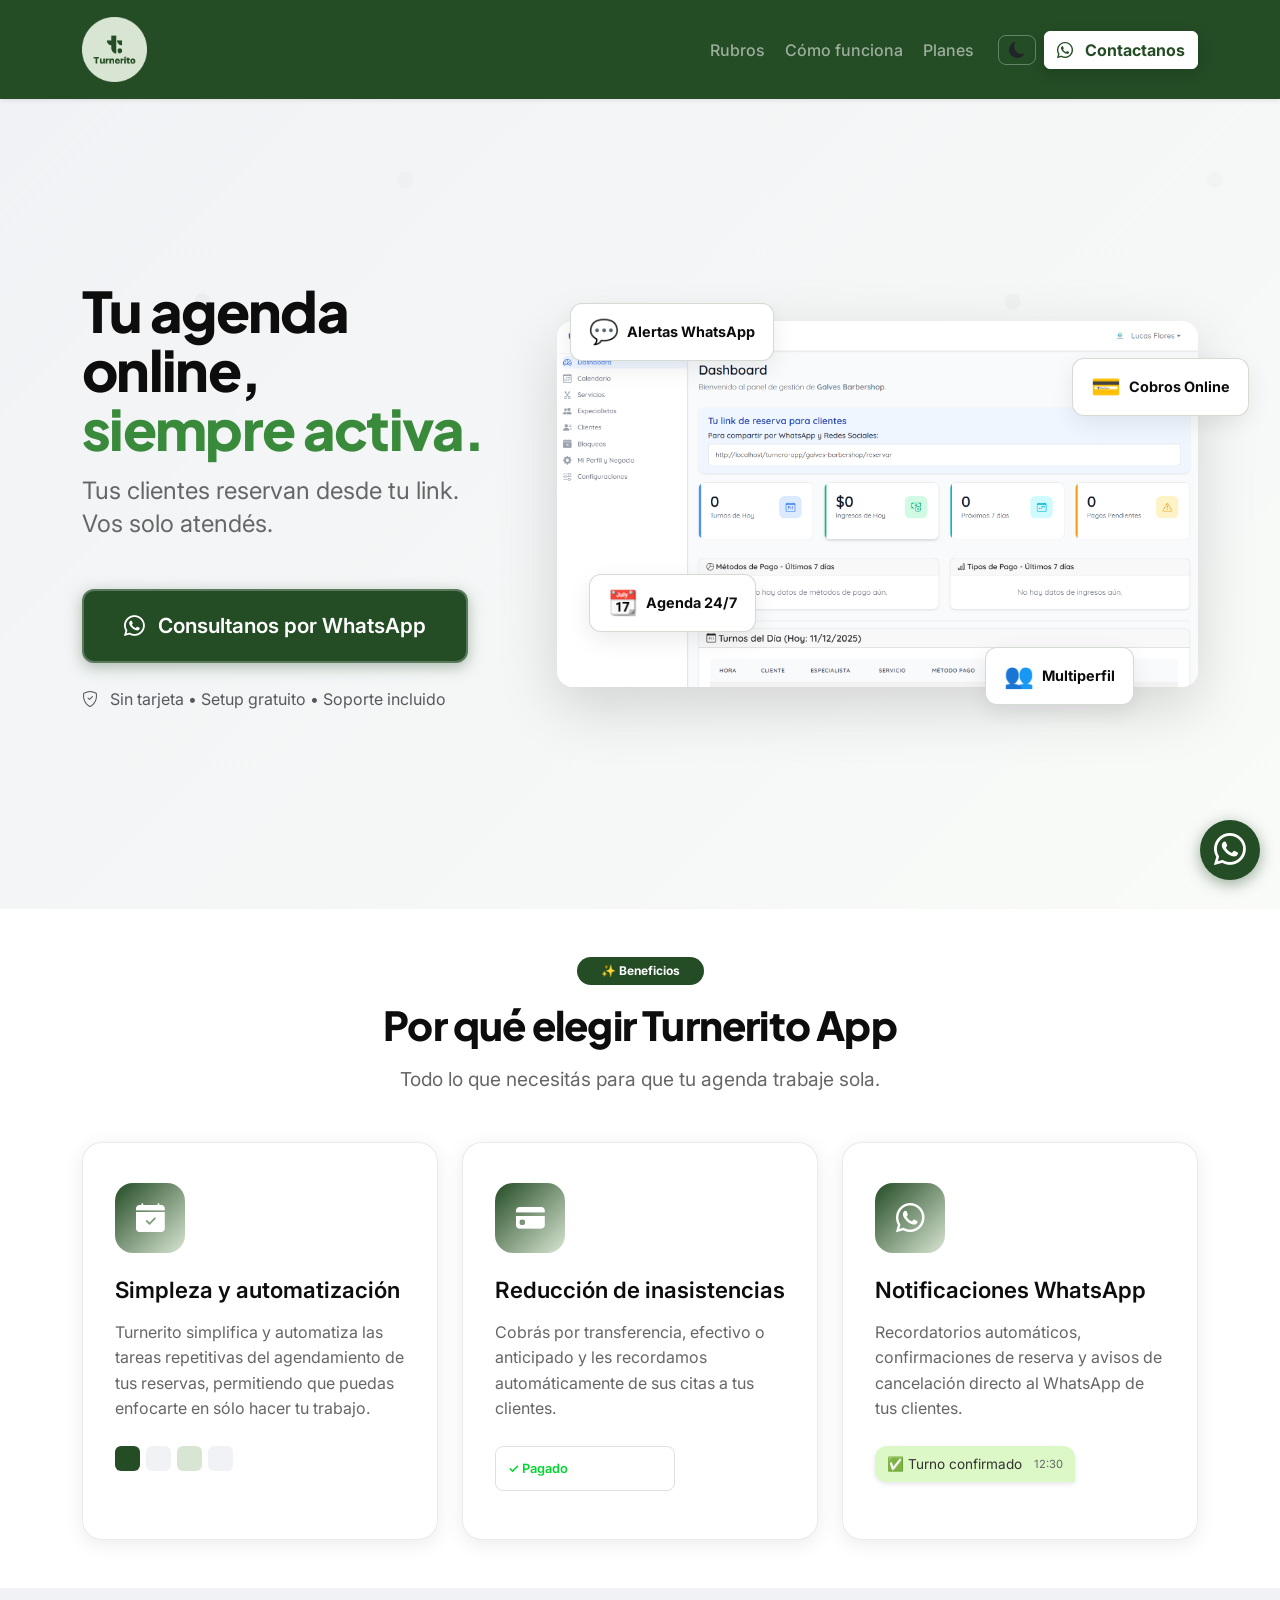
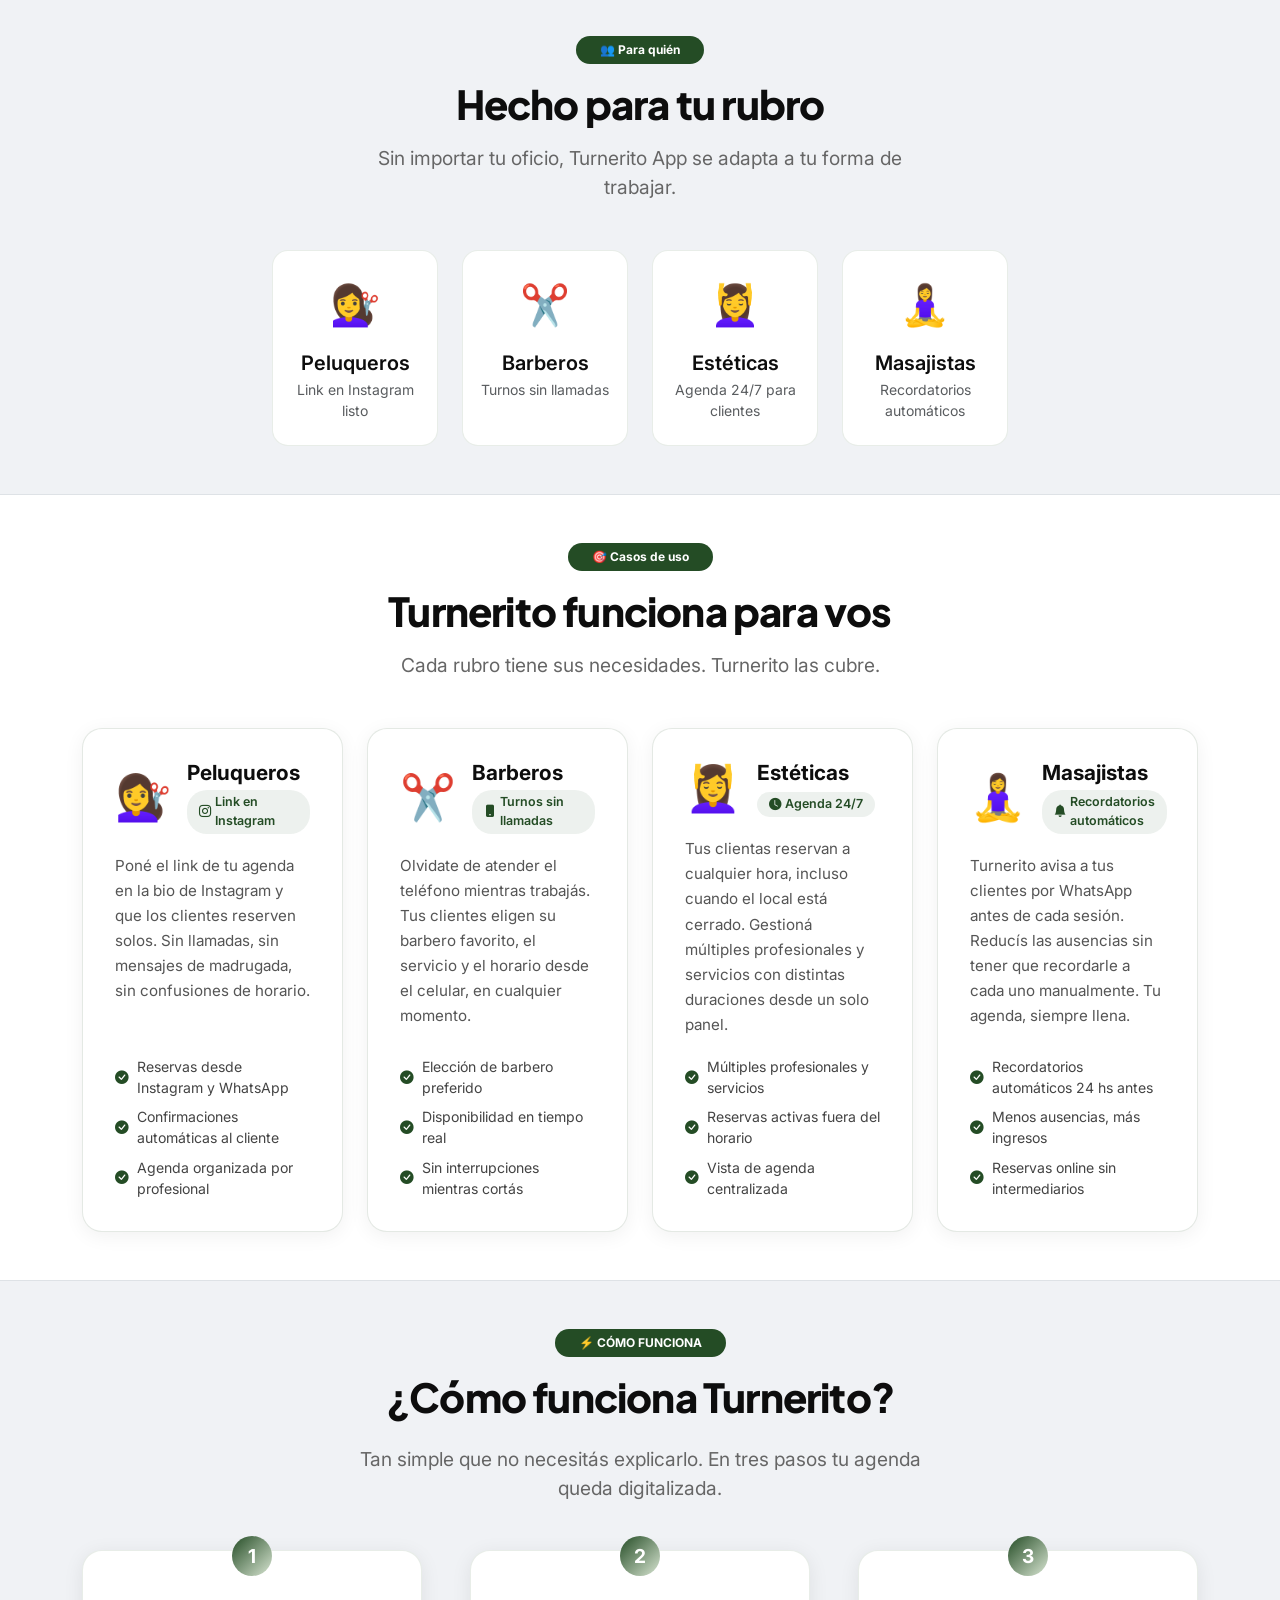
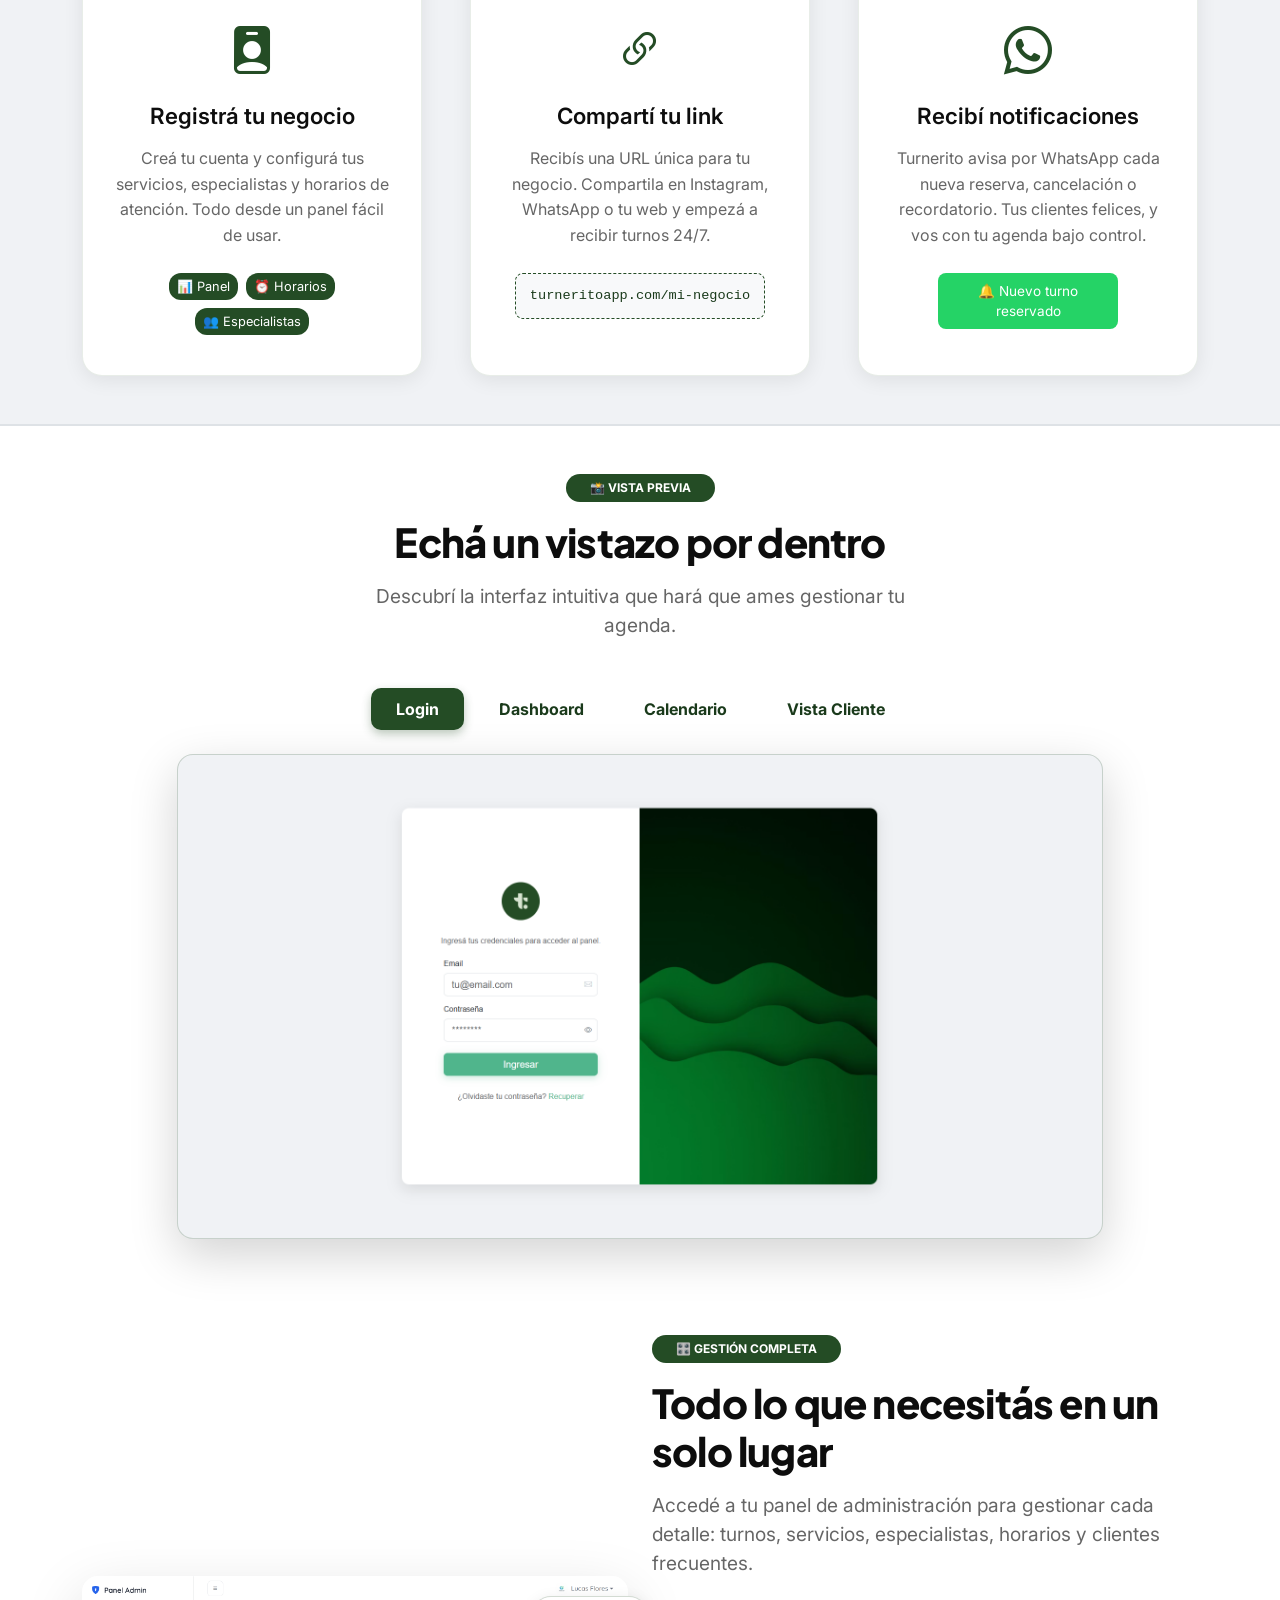
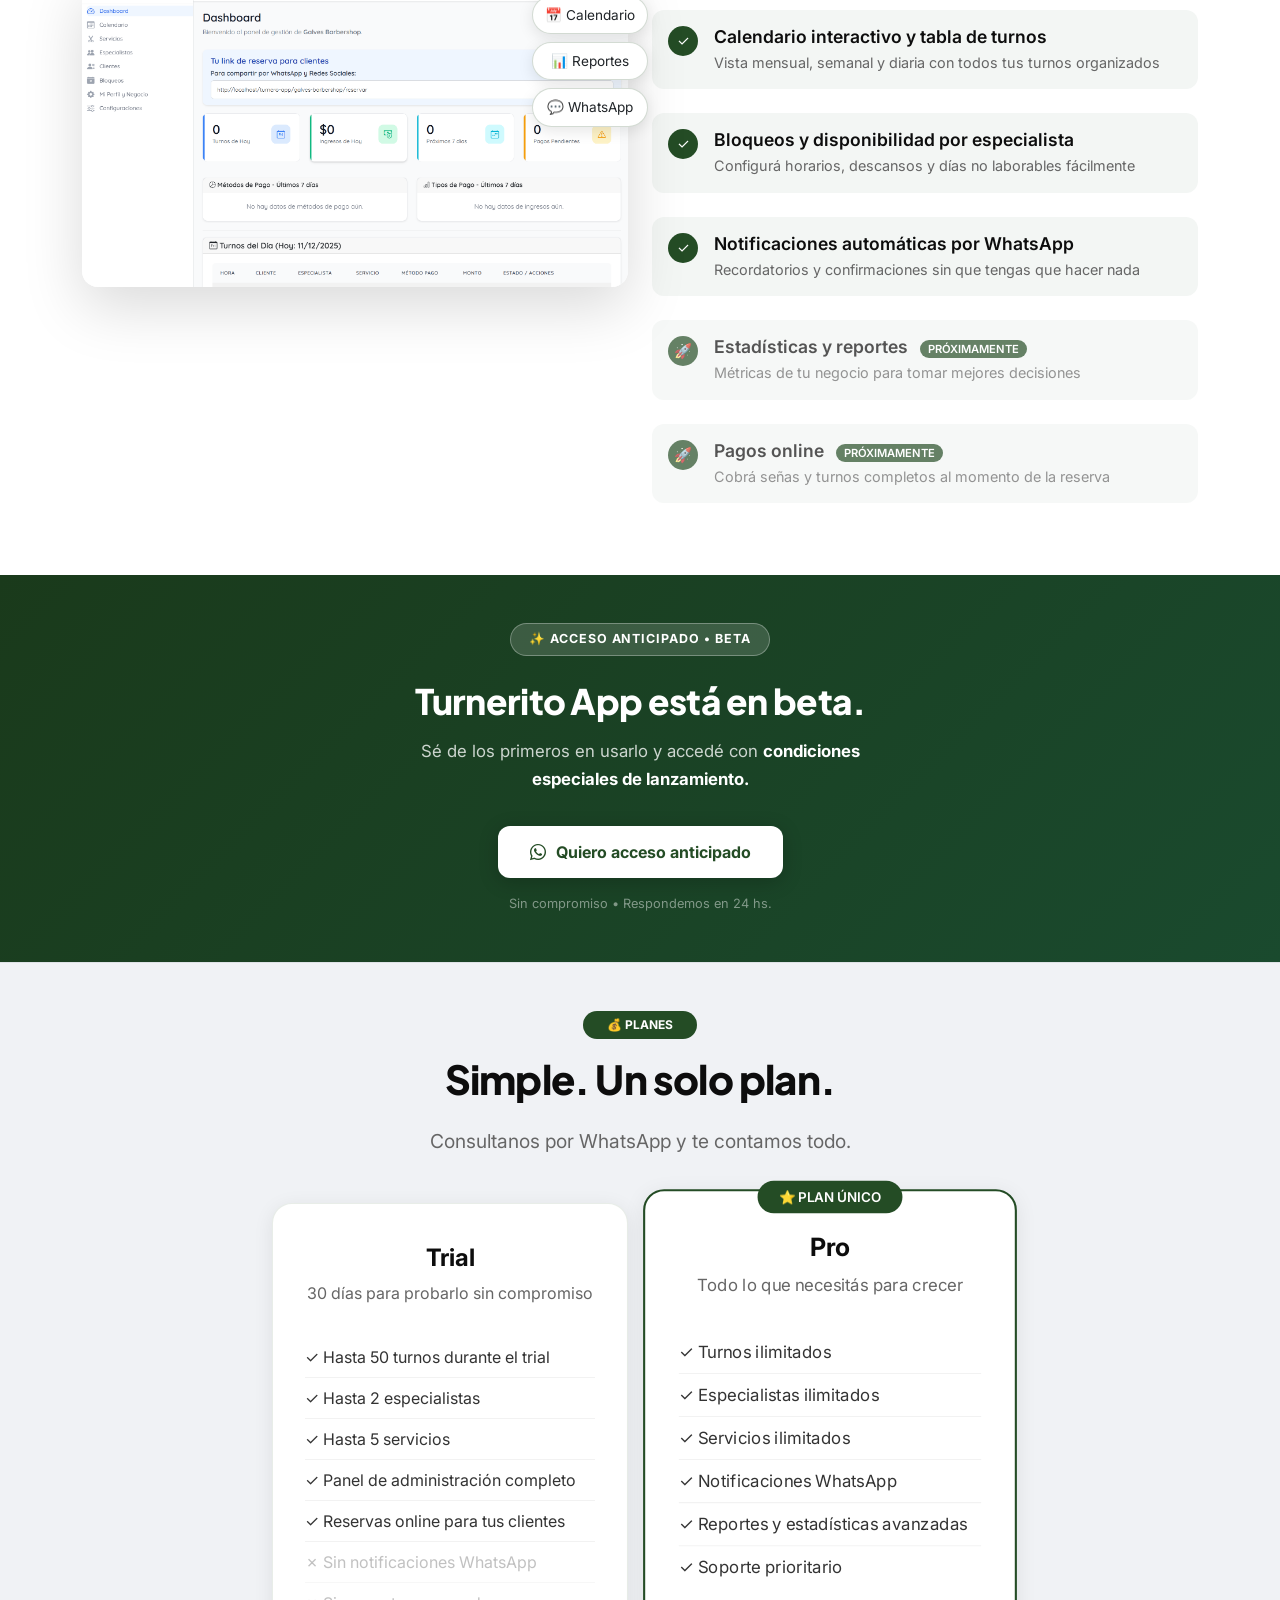
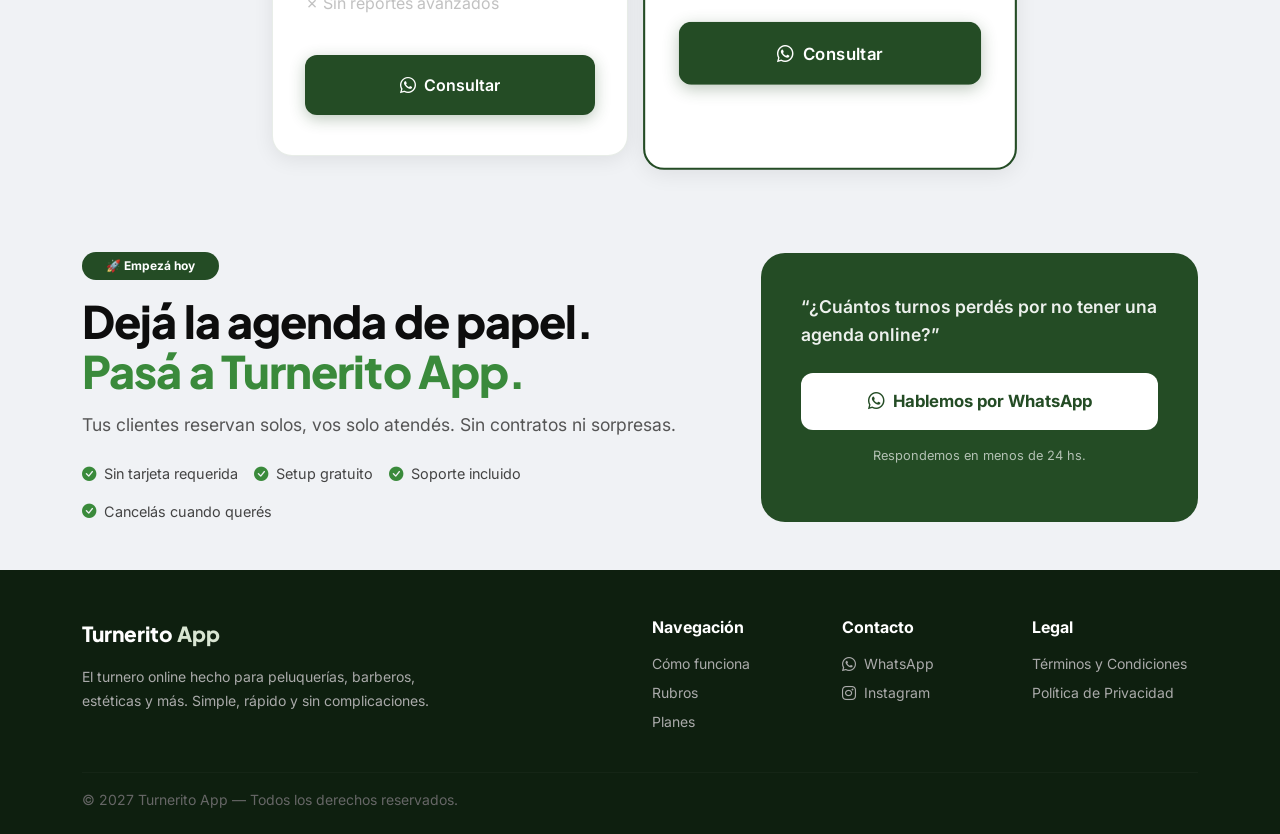
<file: index.html>
<!DOCTYPE html>
<html lang="es">

<head>
    <!-- Google Analytics -->
    <script async src="https://www.googletagmanager.com/gtag/js?id=G-C1MW4RNTQC"></script>
    <script>
      window.dataLayer = window.dataLayer || [];
      function gtag(){dataLayer.push(arguments);}
      gtag('js', new Date());

      gtag('config', 'G-C1MW4RNTQC');
    </script>

    <meta charset="UTF-8">
    <!-- Anti-flash: apply saved theme before any CSS renders -->
    <script>!function(){var t=localStorage.getItem('landing-theme')||(window.matchMedia('(prefers-color-scheme: dark)').matches?'dark':'light');document.documentElement.setAttribute('data-bs-theme',t);}();</script>
    <meta name="viewport" content="width=device-width, initial-scale=1.0">
    <title>Turnerito App — Tu turnero online para peluquerías, barberos y estéticas</title>

    <!-- SEO básico -->
    <meta name="description" content="Turnerito App: el turnero online para peluquerías, barberos, estéticas y más. Tus clientes reservan desde tu link. Vos solo atendés.">
    <meta name="keywords" content="turnero online, agenda peluquería, reservas barbería, turnos estética, app turnos">
    <meta property="og:title" content="Turnerito App — Tu turnero online">
    <meta property="og:description" content="Tus clientes reservan desde tu link. Vos solo atendés. Sin complicaciones.">
    <meta property="og:type" content="website">
    <meta property="og:url" content="https://turneritoapp.com">

    <!-- Favicon -->
    <link rel="icon" type="image/x-icon" href="img/isologotipo_circular.ico">
    <link rel="shortcut icon" type="image/x-icon" href="img/isologotipo_circular.ico">

    <!-- Fuentes -->
    <link rel="preconnect" href="https://fonts.googleapis.com">
    <link rel="preconnect" href="https://fonts.gstatic.com" crossorigin>
    <link href="https://fonts.googleapis.com/css2?family=Inter:wght@300;400;500;600;700;800&family=Plus+Jakarta+Sans:wght@700;800;900&display=swap" rel="stylesheet">

    <!-- Dark mode -->
    <link rel="stylesheet" href="css/dark-mode.css">

    <!-- Bootstrap 5 -->
    <link href="https://cdn.jsdelivr.net/npm/bootstrap@5.3.3/dist/css/bootstrap.min.css" rel="stylesheet" integrity="sha384-QWTKZyjpPEjISv5WaRU9OFeRpok6YctnYmDr5pNlyT2bRjXh0JMhjY6hW+ALEwIH" crossorigin="anonymous">
    <!-- Bootstrap Icons -->
    <link rel="stylesheet" href="https://cdn.jsdelivr.net/npm/bootstrap-icons@1.11.3/font/bootstrap-icons.min.css">

    <style>
        /* ============================
           VARIABLES & RESET
        ============================ */
        :root {
            --turnerito-rich-black: #0D0D0D;
            --turnerito-bangladesh-green: #1a3a1b;
            --turnerito-mountain-meadow: #244C25;
            --turnerito-accent: #3a8a3b;
            --turnerito-caribbean-green: #D8E5D2;
            --turnerito-anti-flash-white: #F0F2F5;
            --turnerito-pine: #061816;
            --turnerito-basil: #164B43;
            --bs-body-font-family: "Inter", sans-serif;
            --bs-primary: #244C25;
            --bs-primary-rgb: 36, 76, 37;
            --font-display: "Plus Jakarta Sans", "Inter", sans-serif;
        }

        body {
            font-family: "Inter", sans-serif;
        }

        /* ============================
           BOOTSTRAP OVERRIDES
        ============================ */
        .btn-primary,
        .btn-primary:focus,
        .btn-primary:active {
            background-color: var(--turnerito-mountain-meadow) !important;
            border-color: var(--turnerito-mountain-meadow) !important;
            color: white !important;
            box-shadow: 0 4px 15px rgba(36, 76, 37, 0.3) !important;
        }

        .btn-primary:hover {
            background-color: var(--turnerito-bangladesh-green) !important;
            border-color: var(--turnerito-bangladesh-green) !important;
            transform: translateY(-2px);
            transition: all 0.3s ease;
            box-shadow: 0 6px 20px rgba(26, 58, 27, 0.4) !important;
        }

        .text-primary { color: var(--turnerito-accent) !important; }
        .bg-primary { background-color: var(--turnerito-mountain-meadow) !important; }
        .bg-light { background-color: var(--turnerito-anti-flash-white) !important; }

        .btn-outline-light:hover {
            background-color: rgba(255,255,255,0.15) !important;
        }

        /* ============================
           NAVBAR
        ============================ */
        .navbar {
            background-color: var(--turnerito-mountain-meadow) !important;
        }

        .navbar-brand img {
            height: 65px;
            width: auto;
            object-fit: contain;
        }

        /* ============================
           HERO
        ============================ */
        .hero-section {
            background: linear-gradient(135deg,
                var(--turnerito-anti-flash-white) 0%,
                rgba(216, 229, 210, 0.15) 100%);
            min-height: 90vh;
            display: flex;
            align-items: center;
            position: relative;
            overflow: hidden;
        }

        .hero-section::before {
            content: '';
            position: absolute;
            top: 0; left: 0; right: 0; bottom: 0;
            background: url('data:image/svg+xml,<svg xmlns="http://www.w3.org/2000/svg" viewBox="0 0 100 100"><defs><pattern id="grain" width="100" height="100" patternUnits="userSpaceOnUse"><circle cx="25" cy="25" r="1" fill="%23244C25" opacity="0.03"/><circle cx="75" cy="75" r="1" fill="%23D8E5D2" opacity="0.03"/><circle cx="50" cy="10" r="1" fill="%231a3a1b" opacity="0.02"/></pattern></defs><rect width="100" height="100" fill="url(%23grain)"/></svg>') repeat;
            pointer-events: none;
        }

        .min-vh-90 { min-height: 90vh; }

        .hero-title {
            font-family: var(--font-display);
            font-size: 3.5rem;
            font-weight: 900;
            line-height: 1.05;
            letter-spacing: -0.03em;
            color: var(--turnerito-rich-black);
            animation: fadeInUp 0.8s ease-out 0.4s both;
        }

        .hero-subtitle {
            font-size: 1.5rem;
            font-weight: 400;
            line-height: 1.4;
            color: #666;
            animation: fadeInUp 0.8s ease-out 0.6s both;
        }

        .btn-hero {
            font-size: 1.3rem;
            font-weight: 600;
            padding: 1.2rem 2.5rem;
            border-radius: 12px;
            text-decoration: none;
            animation: fadeInUp 0.8s ease-out 0.8s both;
            transition: all 0.3s ease;
        }

        .btn-hero:hover {
            transform: translateY(-3px) scale(1.02);
            box-shadow: 0 15px 40px rgba(37, 211, 102, 0.35) !important;
        }

        .btn-whatsapp-hero {
            background-color: var(--turnerito-mountain-meadow);
            color: white;
            border: 2px solid rgba(255,255,255,0.25);
            box-shadow: 0 4px 15px rgba(36, 76, 37, 0.35) !important;
        }

        .btn-whatsapp-hero:hover {
            background-color: var(--turnerito-bangladesh-green);
            color: white;
            border-color: rgba(255,255,255,0.35);
        }

        .btn-hero-secondary {
            background-color: transparent;
            color: var(--turnerito-mountain-meadow);
            border: 2px solid var(--turnerito-mountain-meadow);
        }

        .btn-hero-secondary:hover {
            background-color: var(--turnerito-mountain-meadow);
            color: white !important;
        }

        .hero-note {
            animation: fadeInUp 0.8s ease-out 1s both;
        }

        .hero-image-container {
            position: relative;
            animation: fadeInUp 0.8s ease-out 1.2s both;
        }

        .hero-image {
            border-radius: 16px;
            box-shadow: 0 20px 60px rgba(0, 0, 0, 0.15);
            transition: all 0.4s ease-in-out;
            width: 100%;
            max-width: 800px;
        }

        .hero-image:hover {
            transform: translateY(-10px) scale(1.02);
        }

        /* Burbujas flotantes */
        .floating-features {
            position: absolute;
            top: 0; left: 0;
            width: 100%; height: 100%;
            pointer-events: none;
        }

        .feature-bubble {
            position: absolute;
            background: white;
            padding: 10px 18px;
            border-radius: 12px;
            box-shadow: 0 8px 25px rgba(0, 0, 0, 0.08);
            border: 1px solid rgba(36, 76, 37, 0.2);
            animation: float 6s ease-in-out infinite;
            z-index: 10;
            display: inline-block;
        }

        .bubble-1 { top: -5%; left: 2%; animation-delay: 0s; }
        .bubble-2 { top: 10%; right: -8%; animation-delay: 1.5s; }
        .bubble-3 { bottom: 15%; left: 5%; animation-delay: 3s; }
        .bubble-4 { bottom: -5%; right: 10%; animation-delay: 4.5s; }

        .text-mini {
            font-size: 0.9rem;
            color: var(--turnerito-rich-black);
        }

        /* ============================
           SECCIÓN BADGES
        ============================ */
        .section-title {
            font-family: var(--font-display);
            font-size: 2.5rem;
            font-weight: 800;
            color: var(--turnerito-rich-black);
            margin-bottom: 1rem;
            letter-spacing: -0.02em;
        }

        .section-subtitle {
            font-size: 1.2rem;
            color: #666;
            max-width: 600px;
            margin: 0 auto 3rem;
            line-height: 1.5;
        }

        /* ============================
           BENEFIT CARDS
        ============================ */
        .benefit-card {
            background: white;
            border-radius: 20px;
            padding: 2.5rem 2rem;
            height: 100%;
            box-shadow: 0 4px 20px rgba(0, 0, 0, 0.08);
            border: 1px solid rgba(36, 76, 37, 0.1);
            transition: all 0.3s ease;
            position: relative;
            overflow: hidden;
        }

        .benefit-card:hover {
            transform: translateY(-5px);
            box-shadow: 0 10px 40px rgba(0, 0, 0, 0.12);
            border-color: var(--turnerito-mountain-meadow);
        }

        .benefit-icon {
            width: 70px;
            height: 70px;
            border-radius: 18px;
            background: linear-gradient(135deg, var(--turnerito-mountain-meadow), var(--turnerito-caribbean-green));
            display: flex;
            align-items: center;
            justify-content: center;
            margin-bottom: 1.5rem;
            color: white;
            font-size: 1.8rem;
        }

        .benefit-title {
            font-size: 1.4rem;
            font-weight: 600;
            color: var(--turnerito-rich-black);
            margin-bottom: 1rem;
        }

        .benefit-description {
            color: #666;
            line-height: 1.6;
            margin-bottom: 1.5rem;
        }

        /* Previews visuales dentro de benefit cards */
        .mini-calendar {
            display: grid;
            grid-template-columns: repeat(4, 1fr);
            gap: 4px;
            max-width: 120px;
        }

        .calendar-day {
            width: 25px;
            height: 25px;
            border-radius: 6px;
            background: #f0f2f5;
        }

        .calendar-day.active { background: var(--turnerito-mountain-meadow); }
        .calendar-day.booked { background: var(--turnerito-caribbean-green); }

        .payment-preview { max-width: 180px; }

        .payment-card {
            background: white;
            border: 1px solid #e0e0e0;
            border-radius: 8px;
            padding: 12px;
            margin-bottom: 8px;
            display: flex;
            justify-content: space-between;
            align-items: center;
        }

        .payment-brand { font-size: 0.8rem; color: #666; }
        .payment-status { font-size: 0.8rem; color: #00d72f; font-weight: 600; }

        .whatsapp-preview { max-width: 200px; }

        .whatsapp-message {
            background: #dcf8c6;
            border-radius: 12px 12px 2px 12px;
            padding: 8px 12px;
            display: flex;
            justify-content: space-between;
            align-items: center;
            box-shadow: 0 2px 5px rgba(0, 0, 0, 0.1);
        }

        .message-text { font-size: 0.85rem; color: #333; }
        .message-time { font-size: 0.7rem; color: #666; margin-left: 10px; }

        /* ============================
           PROFESSION CARDS
        ============================ */
        .profession-card {
            background: white;
            border-radius: 16px;
            padding: 1.5rem 1rem;
            text-align: center;
            border: 1px solid rgba(36, 76, 37, 0.1);
            transition: all 0.3s ease;
            height: 100%;
        }

        .profession-card:hover {
            transform: translateY(-5px);
            box-shadow: 0 8px 30px rgba(0, 0, 0, 0.1);
            border-color: var(--turnerito-mountain-meadow);
        }

        .profession-icon {
            font-size: 2.5rem;
            margin-bottom: 1rem;
            display: block;
        }

        /* ============================
           USE CASE CARDS
        ============================ */
        .use-case-card {
            background: white;
            border-radius: 20px;
            padding: 2rem;
            border: 1px solid rgba(36, 76, 37, 0.12);
            box-shadow: 0 4px 20px rgba(0, 0, 0, 0.06);
            transition: all 0.3s ease;
            display: flex;
            flex-direction: column;
        }

        .use-case-card:hover {
            transform: translateY(-5px);
            box-shadow: 0 12px 40px rgba(0, 0, 0, 0.11);
            border-color: var(--turnerito-mountain-meadow);
        }

        .use-case-header {
            display: flex;
            align-items: center;
            gap: 1rem;
            margin-bottom: 1.2rem;
        }

        .use-case-emoji {
            font-size: 2.8rem;
            line-height: 1;
            flex-shrink: 0;
        }

        .use-case-title {
            font-size: 1.3rem;
            font-weight: 700;
            color: var(--turnerito-rich-black);
            margin: 0 0 0.3rem;
        }

        .use-case-tag {
            display: inline-flex;
            align-items: center;
            background: rgba(36, 76, 37, 0.08);
            color: var(--turnerito-mountain-meadow);
            border-radius: 20px;
            padding: 3px 12px;
            font-size: 0.78rem;
            font-weight: 600;
        }

        .use-case-desc {
            color: #555;
            line-height: 1.65;
            font-size: 0.95rem;
            margin-bottom: 1.2rem;
            flex: 1;
        }

        .use-case-list {
            list-style: none;
            padding: 0;
            margin: 0;
            display: flex;
            flex-direction: column;
            gap: 0.5rem;
        }

        .use-case-list li {
            display: flex;
            align-items: center;
            gap: 0.5rem;
            font-size: 0.88rem;
            color: #444;
        }

        .use-case-list li i {
            color: var(--turnerito-mountain-meadow);
            font-size: 0.85rem;
            flex-shrink: 0;
        }

        /* ============================
           HOW IT WORKS
        ============================ */
        .step-card {
            background: white;
            border-radius: 20px;
            padding: 2.5rem 2rem;
            height: 100%;
            text-align: center;
            box-shadow: 0 4px 20px rgba(0, 0, 0, 0.08);
            border: 1px solid rgba(36, 76, 37, 0.1);
            transition: all 0.3s ease;
            position: relative;
        }

        .step-card:hover {
            transform: translateY(-5px);
            box-shadow: 0 10px 40px rgba(0, 0, 0, 0.12);
        }

        .step-number {
            position: absolute;
            top: -15px;
            left: 50%;
            transform: translateX(-50%);
            width: 40px;
            height: 40px;
            background: linear-gradient(135deg, var(--turnerito-mountain-meadow), var(--turnerito-caribbean-green));
            color: white;
            border-radius: 50%;
            display: flex;
            align-items: center;
            justify-content: center;
            font-weight: bold;
            font-size: 1.2rem;
        }

        .step-icon {
            font-size: 3rem;
            color: var(--turnerito-mountain-meadow);
            margin: 1.5rem 0 1rem;
        }

        .step-title {
            font-size: 1.4rem;
            font-weight: 600;
            color: var(--turnerito-rich-black);
            margin-bottom: 1rem;
        }

        .step-description {
            color: #666;
            line-height: 1.6;
            margin-bottom: 1.5rem;
        }

        .setup-preview {
            display: flex;
            gap: 8px;
            justify-content: center;
            flex-wrap: wrap;
        }

        .setup-item {
            background: var(--turnerito-mountain-meadow);
            color: white;
            padding: 4px 8px;
            border-radius: 12px;
            font-size: 0.8rem;
        }

        .link-preview {
            background: #f8f9fa;
            border: 1px dashed var(--turnerito-mountain-meadow);
            border-radius: 8px;
            padding: 12px;
            display: flex;
            align-items: center;
            gap: 8px;
            max-width: 250px;
            margin: 0 auto;
        }

        .link-text {
            font-size: 0.85rem;
            color: var(--turnerito-bangladesh-green);
            font-family: monospace;
            flex: 1;
        }

        .copy-btn { background: none; border: none; cursor: pointer; }

        .notification-preview {
            background: #25d366;
            color: white;
            border-radius: 8px;
            padding: 8px 12px;
            font-size: 0.85rem;
            max-width: 180px;
            margin: 0 auto;
        }

        /* ============================
           SCREENSHOTS SECTION
        ============================ */
        .screenshots-section .nav-pills .nav-link {
            color: var(--turnerito-bangladesh-green);
            border: 1px solid transparent;
            transition: all 0.3s ease;
            border-radius: 10px;
            margin: 0 5px;
        }

        .screenshots-section .nav-pills .nav-link.active {
            background-color: var(--turnerito-mountain-meadow) !important;
            color: white !important;
            box-shadow: 0 4px 10px rgba(36, 76, 37, 0.3);
        }

        .screenshots-section .nav-pills .nav-link:hover:not(.active) {
            background-color: rgba(36, 76, 37, 0.08);
            border-color: var(--turnerito-mountain-meadow);
        }

        .tab-content img {
            width: 100%;
            height: auto;
            display: block;
            transition: transform 0.5s ease;
        }

        /* ============================
           MANAGEMENT SECTION
        ============================ */
        .management-image {
            border-radius: 16px;
            box-shadow: 0 20px 60px rgba(0, 0, 0, 0.15);
        }

        .management-image-container { position: relative; }

        .feature-badges {
            position: absolute;
            top: 20px;
            right: -20px;
            display: flex;
            flex-direction: column;
            gap: 8px;
        }

        .feature-badge {
            background: white;
            padding: 8px 12px;
            border-radius: 20px;
            font-size: 0.85rem;
            box-shadow: 0 4px 15px rgba(0, 0, 0, 0.1);
            border: 1px solid rgba(36, 76, 37, 0.2);
        }

        .feature-list { margin-top: 2rem; }

        .feature-item {
            display: flex;
            align-items: flex-start;
            margin-bottom: 1.5rem;
            padding: 1rem;
            background: rgba(36, 76, 37, 0.05);
            border-radius: 12px;
            transition: all 0.3s ease;
        }

        .feature-item:hover {
            background: rgba(36, 76, 37, 0.08);
            transform: translateX(5px);
        }

        .feature-item.coming-soon { opacity: 0.7; }

        .feature-check {
            background: var(--turnerito-mountain-meadow);
            color: white;
            width: 30px;
            height: 30px;
            border-radius: 50%;
            display: flex;
            align-items: center;
            justify-content: center;
            margin-right: 1rem;
            font-size: 0.9rem;
            flex-shrink: 0;
        }

        .feature-content h5 {
            font-size: 1.1rem;
            font-weight: 600;
            color: var(--turnerito-rich-black);
            margin-bottom: 0.3rem;
        }

        .feature-content p {
            color: #666;
            margin: 0;
            font-size: 0.9rem;
        }

        .badge-soon {
            background: var(--turnerito-mountain-meadow);
            color: white;
            font-size: 0.7rem;
            padding: 2px 8px;
            border-radius: 10px;
            margin-left: 8px;
        }

        /* ============================
           PRICING SECTION
        ============================ */
        .pricing-card {
            background: white;
            border-radius: 20px;
            padding: 2.5rem 2rem;
            height: 100%;
            box-shadow: 0 4px 20px rgba(0, 0, 0, 0.08);
            border: 1px solid rgba(36, 76, 37, 0.1);
            transition: all 0.3s ease;
            position: relative;
        }

        .pricing-card:hover {
            transform: translateY(-5px);
            box-shadow: 0 10px 40px rgba(0, 0, 0, 0.12);
        }

        .pricing-card.featured {
            border: 2px solid var(--turnerito-mountain-meadow);
            transform: scale(1.05);
        }

        .popular-badge {
            position: absolute;
            top: -10px;
            left: 50%;
            transform: translateX(-50%);
            background: var(--turnerito-mountain-meadow);
            color: white;
            padding: 6px 20px;
            border-radius: 20px;
            font-size: 0.8rem;
            font-weight: 600;
            white-space: nowrap;
        }

        .pricing-header {
            text-align: center;
            margin-bottom: 2rem;
        }

        .pricing-title {
            font-size: 1.5rem;
            font-weight: 700;
            color: var(--turnerito-rich-black);
            margin-bottom: 0.5rem;
        }

        .pricing-subtitle {
            color: #666;
            margin-bottom: 1.5rem;
        }

        .pricing-price {
            display: flex;
            align-items: baseline;
            justify-content: center;
            gap: 0.5rem;
        }

        .price-amount {
            font-size: 2.5rem;
            font-weight: 800;
            color: var(--turnerito-mountain-meadow);
        }

        .price-period { color: #666; font-size: 1rem; }

        .pricing-features { margin-bottom: 2rem; }

        .pricing-features .feature {
            padding: 0.5rem 0;
            color: #333;
            border-bottom: 1px solid rgba(0, 0, 0, 0.05);
        }

        .pricing-features .feature:last-child { border-bottom: none; }

        .pricing-features .feature-disabled {
            padding: 0.5rem 0;
            color: #999;
            border-bottom: 1px solid rgba(0, 0, 0, 0.05);
            opacity: 0.6;
        }

        .pricing-features .feature-disabled:last-child { border-bottom: none; }

        .pricing-btn {
            width: 100%;
            padding: 1rem 2rem;
            border-radius: 12px;
            font-weight: 600;
            font-size: 1rem;
            border: none;
            cursor: pointer;
            transition: all 0.3s ease;
            text-decoration: none;
            display: flex;
            align-items: center;
            justify-content: center;
            gap: 8px;
        }

        .pricing-btn.btn-whatsapp {
            background-color: var(--turnerito-mountain-meadow);
            color: white;
            border: 2px solid transparent;
            box-shadow: 0 4px 15px rgba(36, 76, 37, 0.3);
        }

        .pricing-btn.btn-whatsapp:hover {
            background-color: var(--turnerito-bangladesh-green);
            transform: translateY(-2px);
            color: white;
            box-shadow: 0 6px 20px rgba(26, 58, 27, 0.4);
        }

        .pricing-btn.btn-outline {
            background-color: transparent;
            color: var(--turnerito-mountain-meadow);
            border: 2px solid var(--turnerito-mountain-meadow);
        }

        .pricing-btn.btn-outline:hover {
            background-color: var(--turnerito-mountain-meadow);
            color: white;
            transform: translateY(-2px);
        }

        .pricing-btn.btn-primary {
            background-color: var(--turnerito-mountain-meadow) !important;
            color: white !important;
            border: 2px solid transparent;
            box-shadow: 0 4px 15px rgba(36, 76, 37, 0.3);
        }

        .pricing-btn.btn-primary:hover {
            background-color: var(--turnerito-bangladesh-green) !important;
            transform: translateY(-2px);
            color: white !important;
            box-shadow: 0 6px 20px rgba(26, 58, 27, 0.4);
        }

        /* ============================
           FINAL CTA
        ============================ */
        .final-cta {
            background: var(--turnerito-anti-flash-white);
            position: relative;
        }

        .cta-title {
            font-family: var(--font-display);
            font-size: 2.8rem;
            font-weight: 800;
            margin-bottom: 1rem;
            line-height: 1.1;
            letter-spacing: -0.02em;
            color: var(--turnerito-rich-black);
        }

        .cta-subtitle {
            font-size: 1.1rem;
            margin-bottom: 1.5rem;
            color: #555;
            line-height: 1.6;
        }

        .cta-trust-items {
            display: flex;
            flex-wrap: wrap;
            gap: 1rem;
            font-size: 0.9rem;
            color: #444;
        }

        .cta-trust-items span i {
            color: var(--turnerito-accent);
        }

        .cta-action-card {
            background: var(--turnerito-mountain-meadow);
            border-radius: 24px;
            padding: 2.5rem;
            color: white;
            height: 100%;
            display: flex;
            flex-direction: column;
            justify-content: center;
        }

        .cta-action-quote {
            font-size: 1.1rem;
            font-weight: 600;
            line-height: 1.6;
            margin-bottom: 1.5rem;
            opacity: 0.92;
        }

        .btn-cta {
            background: white;
            color: var(--turnerito-mountain-meadow);
            padding: 1rem 1.5rem;
            font-size: 1.05rem;
            font-weight: 700;
            border-radius: 12px;
            border: none;
            text-decoration: none;
            display: flex;
            align-items: center;
            justify-content: center;
            gap: 8px;
            width: 100%;
            transition: all 0.3s ease;
        }

        .btn-cta:hover {
            transform: translateY(-2px);
            box-shadow: 0 8px 25px rgba(0, 0, 0, 0.25);
            color: var(--turnerito-bangladesh-green);
        }

        .cta-note {
            font-size: 0.8rem;
            opacity: 0.65;
            margin-top: 1rem;
            text-align: center;
        }

        /* ============================
           WHATSAPP FLOAT
        ============================ */
        .whatsapp-float {
            position: fixed;
            bottom: 20px;
            right: 20px;
            background-color: var(--turnerito-mountain-meadow);
            color: #fff;
            font-size: 2rem;
            width: 60px;
            height: 60px;
            border-radius: 50%;
            display: flex;
            justify-content: center;
            align-items: center;
            box-shadow: 0 4px 15px rgba(36, 76, 37, 0.45);
            z-index: 1000;
            transition: all 0.3s ease;
            text-decoration: none;
        }

        .whatsapp-float:hover {
            background-color: var(--turnerito-bangladesh-green);
            transform: scale(1.1);
            color: white;
        }

        /* ============================
           UTILITIES
        ============================ */
        .py-lg-6 { padding-top: 5rem; padding-bottom: 5rem; }

        /* ============================
           SCROLL OFFSET (sticky nav)
        ============================ */
        section[id], div[id] {
            scroll-margin-top: 78px;
        }

        /* ============================
           ANIMACIONES
        ============================ */
        @keyframes fadeInUp {
            from { opacity: 0; transform: translateY(30px); }
            to   { opacity: 1; transform: translateY(0); }
        }

        @keyframes float {
            0%, 100% { transform: translateY(0px); }
            50%       { transform: translateY(-10px); }
        }

        /* ============================
           RESPONSIVE
        ============================ */
        @media (max-width: 768px) {
            .navbar-brand img { height: 35px !important; }

            .hero-section {
                padding-top: 2rem;
                padding-bottom: 2rem;
                min-height: auto !important;
            }

            .hero-title { font-size: 2.3rem !important; line-height: 1.2 !important; }
            .hero-subtitle { font-size: 1.1rem !important; }

            .btn-hero {
                font-size: 1rem !important;
                padding: 12px 24px !important;
                display: inline-flex !important;
                margin-bottom: 1rem !important;
            }

            .floating-features {
                position: relative !important;
                display: flex !important;
                flex-wrap: wrap;
                gap: 10px;
                justify-content: center;
                margin-top: 30px;
                height: auto !important;
            }

            .feature-bubble {
                position: relative !important;
                top: auto !important; left: auto !important;
                right: auto !important; bottom: auto !important;
                width: calc(50% - 10px) !important;
                animation: none !important;
                padding: 10px !important;
                transform: none !important;
            }

            .hero-image { margin-top: 20px; }

            .screenshots-section .nav-pills {
                flex-wrap: nowrap !important;
                overflow-x: auto !important;
                justify-content: flex-start !important;
                padding-bottom: 15px;
            }

            .screenshots-section .nav-link {
                white-space: nowrap;
                font-size: 0.85rem;
                margin-right: 8px !important;
            }

            .section-title { font-size: 1.8rem !important; }

            .cta-title { font-size: 1.8rem !important; }

            .cta-action-card { border-radius: 18px; padding: 1.8rem; margin-top: 0; }

            .btn-cta {
                font-size: 1rem !important;
                padding: 1rem !important;
            }

            .feature-badges { display: none; }

            .whatsapp-float {
                width: 50px;
                height: 50px;
                bottom: 15px;
                right: 15px;
                font-size: 1.5rem;
            }

            .pricing-card.featured { transform: scale(1); }

            .py-5 {
                padding-top: 3rem !important;
                padding-bottom: 3rem !important;
            }
        }
    </style>
</head>

<body>

<!-- ============================
     NAV
============================ -->
<nav class="navbar navbar-expand-lg navbar-dark shadow-sm sticky-top">
    <div class="container py-1">
        <a class="navbar-brand d-flex align-items-center" href="#">
            <img src="img/isologotipo_completo_circular_positivo.png.png" alt="Turnerito App">
        </a>
        <button class="navbar-toggler border-0" type="button" data-bs-toggle="collapse" data-bs-target="#navbarNav">
            <span class="navbar-toggler-icon"></span>
        </button>
        <div class="collapse navbar-collapse" id="navbarNav">
            <ul class="navbar-nav ms-auto me-3 align-items-lg-center gap-lg-1">
                <li class="nav-item">
                    <a class="nav-link fw-medium" href="#para-quien">Rubros</a>
                </li>
                <li class="nav-item">
                    <a class="nav-link fw-medium" href="#como-funciona">Cómo funciona</a>
                </li>
                <li class="nav-item">
                    <a class="nav-link fw-medium" href="#planes">Planes</a>
                </li>
            </ul>
            <button class="dark-mode-toggle me-2" aria-label="Cambiar tema" title="Cambiar tema">
              <i class="bi bi-moon-fill"></i>
            </button>
            <a href="https://wa.me/5493515303017?text=Hola!%20Quiero%20saber%20m%C3%A1s%20sobre%20Turnerito%20%F0%9F%93%85"
               class="btn fw-bold"
               style="background-color: white; color: var(--turnerito-mountain-meadow); border-color: white; box-shadow: 0 4px 15px rgba(0,0,0,0.15);"
               target="_blank"
               onclick="gtag('event', 'click_whatsapp', { event_category: 'CTA', event_label: 'Navbar - Contactanos' });">
                <i class="bi bi-whatsapp me-2"></i> Contactanos
            </a>
        </div>
    </div>
</nav>

<!-- ============================
     HERO
============================ -->
<main class="hero-section">
    <div class="container">
        <div class="row align-items-center min-vh-90">
            <div class="col-lg-5 text-center text-lg-start">
                <h1 class="hero-title mb-3">
                    Tu agenda online,<br class="d-none d-lg-block">
                    <span class="text-primary">siempre activa.</span>
                </h1>

                <p class="hero-subtitle mb-5">
                    Tus clientes reservan desde tu link.<br class="d-none d-lg-block">
                    Vos solo atendés.
                </p>

                <div class="hero-cta mb-4">
                    <a href="https://wa.me/5493515303017?text=Hola!%20Quiero%20saber%20m%C3%A1s%20sobre%20Turnerito%20%F0%9F%93%85"
                       class="btn btn-hero btn-whatsapp-hero shadow-lg"
                       target="_blank"
                       onclick="gtag('event', 'click_whatsapp', { event_category: 'CTA', event_label: 'Hero - Consultanos por WhatsApp' });">
                        <i class="bi bi-whatsapp me-2"></i>
                        Consultanos por WhatsApp
                    </a>
                </div>

                <p class="hero-note text-muted">
                    <i class="bi bi-shield-check me-2"></i>
                    Sin tarjeta &bull; Setup gratuito &bull; Soporte incluido
                </p>
            </div>

            <div class="col-lg-7 text-center mt-5 mt-lg-0">
                <div class="hero-image-container">
                    <img src="img/sistema-ejemplo2.png" class="img-fluid hero-image" alt="Vista previa del panel de admin">

                    <div class="floating-features">
                        <div class="feature-bubble bubble-1">
                            <div class="d-flex align-items-center">
                                <div class="fs-4 me-2">💬</div>
                                <div class="text-mini fw-bold">Alertas WhatsApp</div>
                            </div>
                        </div>
                        <div class="feature-bubble bubble-2">
                            <div class="d-flex align-items-center">
                                <div class="fs-4 me-2">💳</div>
                                <div class="text-mini fw-bold">Cobros Online</div>
                            </div>
                        </div>
                        <div class="feature-bubble bubble-3">
                            <div class="d-flex align-items-center">
                                <div class="fs-4 me-2">📆</div>
                                <div class="text-mini fw-bold">Agenda 24/7</div>
                            </div>
                        </div>
                        <div class="feature-bubble bubble-4">
                            <div class="d-flex align-items-center">
                                <div class="fs-4 me-2">👥</div>
                                <div class="text-mini fw-bold">Multiperfil</div>
                            </div>
                        </div>
                    </div>
                </div>
            </div>
        </div>
    </div>
</main>

<!-- ============================
     BENEFICIOS
============================ -->
<section class="benefits-section py-5">
    <div class="container">
        <div class="text-center mb-5">
            <div class="section-badge mb-3">
                <span class="badge text-white px-4 py-2 rounded-pill" style="background-color: #244C25;">
                    ✨ Beneficios
                </span>
            </div>
            <h2 class="section-title">Por qué elegir Turnerito App</h2>
            <p class="section-subtitle">
                Todo lo que necesitás para que tu agenda trabaje sola.
            </p>
        </div>

        <div class="row g-4">
            <!-- Benefit 1 -->
            <div class="col-lg-4">
                <div class="benefit-card">
                    <div class="benefit-icon">
                        <i class="bi bi-calendar-check-fill"></i>
                    </div>
                    <div class="benefit-content">
                        <h3 class="benefit-title">Simpleza y automatización</h3>
                        <p class="benefit-description">
                            Turnerito simplifica y automatiza las tareas repetitivas del agendamiento de tus reservas, permitiendo que puedas enfocarte en sólo hacer tu trabajo.
                        </p>
                    </div>
                    <div class="benefit-visual">
                        <div class="feature-preview">
                            <div class="mini-calendar">
                                <div class="calendar-day active"></div>
                                <div class="calendar-day"></div>
                                <div class="calendar-day booked"></div>
                                <div class="calendar-day"></div>
                            </div>
                        </div>
                    </div>
                </div>
            </div>

            <!-- Benefit 2 -->
            <div class="col-lg-4">
                <div class="benefit-card">
                    <div class="benefit-icon">
                        <i class="bi bi-credit-card-fill"></i>
                    </div>
                    <div class="benefit-content">
                        <h3 class="benefit-title">Reducción de inasistencias</h3>
                        <p class="benefit-description">
                            Cobrás por transferencia, efectivo o anticipado y les recordamos automáticamente de sus citas a tus clientes.
                        </p>
                    </div>
                    <div class="benefit-visual">
                        <div class="payment-preview">
                            <div class="payment-card">
                                <span class="payment-status">✓ Pagado</span>
                            </div>
                        </div>
                    </div>
                </div>
            </div>

            <!-- Benefit 3 -->
            <div class="col-lg-4">
                <div class="benefit-card">
                    <div class="benefit-icon">
                        <i class="bi bi-whatsapp"></i>
                    </div>
                    <div class="benefit-content">
                        <h3 class="benefit-title">Notificaciones WhatsApp</h3>
                        <p class="benefit-description">
                            Recordatorios automáticos, confirmaciones de reserva y avisos de cancelación directo al WhatsApp de tus clientes.
                        </p>
                    </div>
                    <div class="benefit-visual">
                        <div class="whatsapp-preview">
                            <div class="whatsapp-message">
                                <span class="message-text">✅ Turno confirmado</span>
                                <span class="message-time">12:30</span>
                            </div>
                        </div>
                    </div>
                </div>
            </div>
        </div>
    </div>
</section>

<!-- ============================
     PARA QUIEN
============================ -->
<section class="for-who-section py-5 bg-light" id="para-quien">
    <div class="container">
        <div class="text-center mb-5">
            <div class="section-badge mb-3">
                <span class="badge text-white px-4 py-2 rounded-pill" style="background-color: #244C25;">
                    👥 Para quién
                </span>
            </div>
            <h2 class="section-title">Hecho para tu rubro</h2>
            <p class="section-subtitle">
                Sin importar tu oficio, Turnerito App se adapta a tu forma de trabajar.
            </p>
        </div>

        <div class="row g-4 justify-content-center">
            <div class="col-6 col-md-4 col-lg-2">
                <div class="profession-card">
                    <div class="profession-icon">💇‍♀️</div>
                    <h3 class="h5 m-0 fw-semibold" style="color: var(--turnerito-rich-black);">Peluqueros</h3>
                    <p class="small text-muted mt-1 mb-0">Link en Instagram listo</p>
                </div>
            </div>
            <div class="col-6 col-md-4 col-lg-2">
                <div class="profession-card">
                    <div class="profession-icon">✂️</div>
                    <h3 class="h5 m-0 fw-semibold" style="color: var(--turnerito-rich-black);">Barberos</h3>
                    <p class="small text-muted mt-1 mb-0">Turnos sin llamadas</p>
                </div>
            </div>
            <div class="col-6 col-md-4 col-lg-2">
                <div class="profession-card">
                    <div class="profession-icon">💆‍♀️</div>
                    <h3 class="h5 m-0 fw-semibold" style="color: var(--turnerito-rich-black);">Estéticas</h3>
                    <p class="small text-muted mt-1 mb-0">Agenda 24/7 para clientes</p>
                </div>
            </div>
            <div class="col-6 col-md-4 col-lg-2">
                <div class="profession-card">
                    <div class="profession-icon">🧘‍♀️</div>
                    <h3 class="h5 m-0 fw-semibold" style="color: var(--turnerito-rich-black);">Masajistas</h3>
                    <p class="small text-muted mt-1 mb-0">Recordatorios automáticos</p>
                </div>
            </div>
        </div>
    </div>
</section>

<!-- ============================
     CASOS DE USO POR RUBRO
============================ -->
<section class="use-cases-section py-5 border-top" style="background: #fff;">
    <div class="container">
        <div class="text-center mb-5">
            <div class="section-badge mb-3">
                <span class="badge text-white px-4 py-2 rounded-pill" style="background-color: #244C25;">
                    🎯 Casos de uso
                </span>
            </div>
            <h2 class="section-title">Turnerito funciona para vos</h2>
            <p class="section-subtitle">
                Cada rubro tiene sus necesidades. Turnerito las cubre.
            </p>
        </div>

        <div class="row g-4">

            <!-- Peluqueros -->
            <div class="col-lg-3 col-md-6">
                <div class="use-case-card h-100">
                    <div class="use-case-header">
                        <span class="use-case-emoji">💇‍♀️</span>
                        <div>
                            <h3 class="use-case-title">Peluqueros</h3>
                            <span class="use-case-tag"><i class="bi bi-instagram me-1"></i>Link en Instagram</span>
                        </div>
                    </div>
                    <p class="use-case-desc">
                        Poné el link de tu agenda en la bio de Instagram y que los clientes reserven solos. Sin llamadas, sin mensajes de madrugada, sin confusiones de horario.
                    </p>
                    <ul class="use-case-list">
                        <li><i class="bi bi-check-circle-fill"></i> Reservas desde Instagram y WhatsApp</li>
                        <li><i class="bi bi-check-circle-fill"></i> Confirmaciones automáticas al cliente</li>
                        <li><i class="bi bi-check-circle-fill"></i> Agenda organizada por profesional</li>
                    </ul>
                </div>
            </div>

            <!-- Barberos -->
            <div class="col-lg-3 col-md-6">
                <div class="use-case-card h-100">
                    <div class="use-case-header">
                        <span class="use-case-emoji">✂️</span>
                        <div>
                            <h3 class="use-case-title">Barberos</h3>
                            <span class="use-case-tag"><i class="bi bi-phone-fill me-1"></i>Turnos sin llamadas</span>
                        </div>
                    </div>
                    <p class="use-case-desc">
                        Olvidate de atender el teléfono mientras trabajás. Tus clientes eligen su barbero favorito, el servicio y el horario desde el celular, en cualquier momento.
                    </p>
                    <ul class="use-case-list">
                        <li><i class="bi bi-check-circle-fill"></i> Elección de barbero preferido</li>
                        <li><i class="bi bi-check-circle-fill"></i> Disponibilidad en tiempo real</li>
                        <li><i class="bi bi-check-circle-fill"></i> Sin interrupciones mientras cortás</li>
                    </ul>
                </div>
            </div>

            <!-- Estéticas -->
            <div class="col-lg-3 col-md-6">
                <div class="use-case-card h-100">
                    <div class="use-case-header">
                        <span class="use-case-emoji">💆‍♀️</span>
                        <div>
                            <h3 class="use-case-title">Estéticas</h3>
                            <span class="use-case-tag"><i class="bi bi-clock-fill me-1"></i>Agenda 24/7</span>
                        </div>
                    </div>
                    <p class="use-case-desc">
                        Tus clientas reservan a cualquier hora, incluso cuando el local está cerrado. Gestioná múltiples profesionales y servicios con distintas duraciones desde un solo panel.
                    </p>
                    <ul class="use-case-list">
                        <li><i class="bi bi-check-circle-fill"></i> Múltiples profesionales y servicios</li>
                        <li><i class="bi bi-check-circle-fill"></i> Reservas activas fuera del horario</li>
                        <li><i class="bi bi-check-circle-fill"></i> Vista de agenda centralizada</li>
                    </ul>
                </div>
            </div>

            <!-- Masajistas -->
            <div class="col-lg-3 col-md-6">
                <div class="use-case-card h-100">
                    <div class="use-case-header">
                        <span class="use-case-emoji">🧘‍♀️</span>
                        <div>
                            <h3 class="use-case-title">Masajistas</h3>
                            <span class="use-case-tag"><i class="bi bi-bell-fill me-1"></i>Recordatorios automáticos</span>
                        </div>
                    </div>
                    <p class="use-case-desc">
                        Turnerito avisa a tus clientes por WhatsApp antes de cada sesión. Reducís las ausencias sin tener que recordarle a cada uno manualmente. Tu agenda, siempre llena.
                    </p>
                    <ul class="use-case-list">
                        <li><i class="bi bi-check-circle-fill"></i> Recordatorios automáticos 24 hs antes</li>
                        <li><i class="bi bi-check-circle-fill"></i> Menos ausencias, más ingresos</li>
                        <li><i class="bi bi-check-circle-fill"></i> Reservas online sin intermediarios</li>
                    </ul>
                </div>
            </div>

        </div>
    </div>
</section>

<!-- ============================
     CÓMO FUNCIONA
============================ -->
<section class="how-it-works py-5 bg-light border-top border-bottom" id="como-funciona">
    <div class="container text-center">
        <div class="section-badge mb-3">
            <span class="badge text-white px-4 py-2 rounded-pill" style="background-color: #244C25;">
                ⚡ CÓMO FUNCIONA
            </span>
        </div>
        <h2 class="section-title mb-4">¿Cómo funciona Turnerito?</h2>
        <p class="section-subtitle mb-5">Tan simple que no necesitás explicarlo. En tres pasos tu agenda queda digitalizada.</p>

        <div class="row g-5">
            <div class="col-md-4">
                <div class="step-card">
                    <div class="step-number">1</div>
                    <div class="step-icon">
                        <i class="bi bi-person-badge-fill"></i>
                    </div>
                    <h3 class="step-title h4">Registrá tu negocio</h3>
                    <p class="step-description">
                        Creá tu cuenta y configurá tus servicios, especialistas y horarios de atención. Todo desde un panel fácil de usar.
                    </p>
                    <div class="step-visual">
                        <div class="setup-preview">
                            <div class="setup-item">📊 Panel</div>
                            <div class="setup-item">⏰ Horarios</div>
                            <div class="setup-item">👥 Especialistas</div>
                        </div>
                    </div>
                </div>
            </div>

            <div class="col-md-4">
                <div class="step-card">
                    <div class="step-number">2</div>
                    <div class="step-icon">
                        <i class="bi bi-link-45deg"></i>
                    </div>
                    <h3 class="step-title h4">Compartí tu link</h3>
                    <p class="step-description">
                        Recibís una URL única para tu negocio. Compartila en Instagram, WhatsApp o tu web y empezá a recibir turnos 24/7.
                    </p>
                    <div class="step-visual">
                        <div class="link-preview">
                            <span class="link-text">turneritoapp.com/mi-negocio</span>
                            <!-- <button class="copy-btn">📋</button> -->
                        </div>
                    </div>
                </div>
            </div>

            <div class="col-md-4">
                <div class="step-card">
                    <div class="step-number">3</div>
                    <div class="step-icon">
                        <i class="bi bi-whatsapp"></i>
                    </div>
                    <h3 class="step-title h4">Recibí notificaciones</h3>
                    <p class="step-description">
                        Turnerito avisa por WhatsApp cada nueva reserva, cancelación o recordatorio. Tus clientes felices, y vos con tu agenda bajo control.
                    </p>
                    <div class="step-visual">
                        <div class="notification-preview">
                            🔔 Nuevo turno reservado
                        </div>
                    </div>
                </div>
            </div>
        </div>
    </div>
</section>

<!-- ============================
     CAPTURAS
============================ -->
<section class="screenshots-section py-5 bg-white border-top">
    <div class="container">
        <div class="text-center mb-5">
            <div class="section-badge mb-3">
                <span class="badge text-white px-4 py-2 rounded-pill" style="background-color: #244C25;">
                    📸 VISTA PREVIA
                </span>
            </div>
            <h2 class="section-title">Echá un vistazo por dentro</h2>
            <p class="section-subtitle">Descubrí la interfaz intuitiva que hará que ames gestionar tu agenda.</p>
        </div>

        <div class="row justify-content-center">
            <div class="col-lg-10">
                <ul class="nav nav-pills justify-content-center mb-4" id="pills-tab" role="tablist">
                    <li class="nav-item" role="presentation">
                        <button class="nav-link active fw-bold px-4" id="pills-login-tab" data-bs-toggle="pill" data-bs-target="#pills-login" type="button" role="tab">Login</button>
                    </li>
                    <li class="nav-item" role="presentation">
                        <button class="nav-link fw-bold px-4" id="pills-dash-tab" data-bs-toggle="pill" data-bs-target="#pills-dash" type="button" role="tab">Dashboard</button>
                    </li>
                    <li class="nav-item" role="presentation">
                        <button class="nav-link fw-bold px-4" id="pills-cal-tab" data-bs-toggle="pill" data-bs-target="#pills-cal" type="button" role="tab">Calendario</button>
                    </li>
                    <li class="nav-item" role="presentation">
                        <button class="nav-link fw-bold px-4" id="pills-reserva-tab" data-bs-toggle="pill" data-bs-target="#pills-reserva" type="button" role="tab">Vista Cliente</button>
                    </li>
                </ul>

                <div class="tab-content bg-light p-2 rounded-4 shadow-lg" id="pills-tabContent" style="border: 1px solid rgba(36, 76, 37, 0.2);">
                    <div class="tab-pane fade show active" id="pills-login" role="tabpanel" tabindex="0">
                        <img src="img/capturas/login-1.png" class="img-fluid rounded-3" alt="Login Turnerito">
                    </div>
                    <div class="tab-pane fade" id="pills-dash" role="tabpanel" tabindex="0">
                        <img src="img/capturas/dashboard-1.png" class="img-fluid rounded-3" alt="Dashboard Turnerito">
                    </div>
                    <div class="tab-pane fade" id="pills-cal" role="tabpanel" tabindex="0">
                        <img src="img/capturas/calendario-1.png" class="img-fluid rounded-3" alt="Calendario de Turnos">
                    </div>
                    <div class="tab-pane fade" id="pills-reserva" role="tabpanel" tabindex="0">
                        <img src="img/capturas/clientes-1.png" class="img-fluid rounded-3" alt="Interfaz de reserva para clientes">
                    </div>
                </div>
            </div>
        </div>
    </div>
</section>

<!-- ============================
     PANEL DE GESTION
============================ -->
<section class="management-section py-5">
    <div class="container">
        <div class="row align-items-center">
            <div class="col-lg-6 mb-4 mb-lg-0 text-center order-2 order-lg-1">
                <div class="management-image-container">
                    <img src="img/sistema-ejemplo2.png" class="img-fluid management-image" alt="Panel de administración Turnerito">
                    <div class="feature-badges">
                        <span class="feature-badge">📅 Calendario</span>
                        <span class="feature-badge">📊 Reportes</span>
                        <span class="feature-badge">💬 WhatsApp</span>
                    </div>
                </div>
            </div>
            <div class="col-lg-6 order-1 order-lg-2">
                <div class="section-badge mb-3">
                    <span class="badge text-white px-4 py-2 rounded-pill" style="background-color: #244C25;">
                        🎛️ GESTIÓN COMPLETA
                    </span>
                </div>
                <h2 class="section-title mb-3">Todo lo que necesitás en un solo lugar</h2>
                <p class="section-subtitle mb-4">
                    Accedé a tu panel de administración para gestionar cada detalle: turnos, servicios, especialistas, horarios y clientes frecuentes.
                </p>

                <div class="feature-list">
                    <div class="feature-item">
                        <div class="feature-check">✓</div>
                        <div class="feature-content">
                            <h5>Calendario interactivo y tabla de turnos</h5>
                            <p>Vista mensual, semanal y diaria con todos tus turnos organizados</p>
                        </div>
                    </div>
                    <div class="feature-item">
                        <div class="feature-check">✓</div>
                        <div class="feature-content">
                            <h5>Bloqueos y disponibilidad por especialista</h5>
                            <p>Configurá horarios, descansos y días no laborables fácilmente</p>
                        </div>
                    </div>
                    <div class="feature-item">
                        <div class="feature-check">✓</div>
                        <div class="feature-content">
                            <h5>Notificaciones automáticas por WhatsApp</h5>
                            <p>Recordatorios y confirmaciones sin que tengas que hacer nada</p>
                        </div>
                    </div>
                    <div class="feature-item coming-soon">
                        <div class="feature-check">🚀</div>
                        <div class="feature-content">
                            <h5>Estadísticas y reportes <span class="badge-soon">PRÓXIMAMENTE</span></h5>
                            <p>Métricas de tu negocio para tomar mejores decisiones</p>
                        </div>
                    </div>
                    <div class="feature-item coming-soon">
                        <div class="feature-check">🚀</div>
                        <div class="feature-content">
                            <h5>Pagos online <span class="badge-soon">PRÓXIMAMENTE</span></h5>
                            <p>Cobrá señas y turnos completos al momento de la reserva</p>
                        </div>
                    </div>
                </div>
            </div>
        </div>
    </div>
</section>

<!-- ============================
     BETA BANNER
============================ -->
<section style="background: linear-gradient(135deg, var(--turnerito-bangladesh-green) 0%, #1a4a2e 100%);" class="py-5">
    <div class="container">
        <div class="text-center">
            <span style="display: inline-block; background: rgba(255,255,255,0.15); border: 1px solid rgba(255,255,255,0.3); border-radius: 30px; padding: 6px 18px; font-size: 0.78rem; font-weight: 700; color: white; letter-spacing: 0.08em; text-transform: uppercase; margin-bottom: 1.5rem;">
                &#x2728; Acceso anticipado &bull; Beta
            </span>
            <h2 style="font-family: var(--font-display); font-size: 2.2rem; font-weight: 800; color: white; letter-spacing: -0.02em; margin-bottom: 1rem;">
                Turnerito App está en beta.
            </h2>
            <p style="font-size: 1.05rem; color: rgba(255,255,255,0.78); max-width: 480px; margin: 0 auto 2rem; line-height: 1.65;">
                Sé de los primeros en usarlo y accedé con <strong style="color: white;">condiciones especiales de lanzamiento.</strong>
            </p>
            <a href="https://wa.me/5493515303017?text=Hola!%20Quiero%20acceso%20anticipado%20a%20Turnerito%20App"
               target="_blank"
               style="display: inline-flex; align-items: center; gap: 10px; background: white; color: var(--turnerito-mountain-meadow); font-weight: 700; font-size: 1rem; border-radius: 12px; padding: 0.9rem 2rem; text-decoration: none; transition: all 0.3s ease; box-shadow: 0 4px 20px rgba(0,0,0,0.2);"
               onclick="gtag('event', 'click_whatsapp', { event_category: 'CTA', event_label: 'Acceso Anticipado' });">
                <i class="bi bi-whatsapp"></i> Quiero acceso anticipado
            </a>
            <p style="font-size: 0.8rem; color: rgba(255,255,255,0.45); margin-top: 1rem; margin-bottom: 0;">Sin compromiso &bull; Respondemos en 24 hs.</p>
        </div>
    </div>
</section>

<!-- ============================
     PLANES
============================ -->
<section class="pricing-section py-5 bg-light border-top" id="planes">
    <div class="container">
        <div class="text-center mb-5">
            <div class="section-badge mb-3">
                <span class="badge text-white px-4 py-2 rounded-pill" style="background-color: #244C25;">
                    💰 PLANES
                </span>
            </div>
            <h2 class="section-title mb-4">Simple. Un solo plan.</h2>
            <p class="section-subtitle mb-5">Consultanos por WhatsApp y te contamos todo.</p>
        </div>

        <div class="row g-4 justify-content-center">

            <!-- Trial -->
            <div class="col-lg-4">
                <div class="pricing-card">
                    <div class="pricing-header">
                        <h3 class="pricing-title">Trial</h3>
                        <div class="pricing-subtitle">30 días para probarlo sin compromiso</div>

                    </div>
                    <div class="pricing-features">
                        <div class="feature">✓ Hasta 50 turnos durante el trial</div>
                        <div class="feature">✓ Hasta 2 especialistas</div>
                        <div class="feature">✓ Hasta 5 servicios</div>
                        <div class="feature">✓ Panel de administración completo</div>
                        <div class="feature">✓ Reservas online para tus clientes</div>
                        <div class="feature-disabled">✗ Sin notificaciones WhatsApp</div>
                        <div class="feature-disabled">✗ Sin reportes avanzados</div>
                    </div>
                    <a href="https://wa.me/5493515303017?text=Hola!%20Quiero%20consultar%20sobre%20Turnerito%20%F0%9F%93%85"
                       class="pricing-btn btn-whatsapp"
                       target="_blank"
                       onclick="gtag('event', 'click_whatsapp', { event_category: 'CTA', event_label: 'Pricing - Trial' });">
                        <i class="bi bi-whatsapp"></i> Consultar
                    </a>
                </div>
            </div>

            <!-- Plan Pro - DESTACADO -->
            <div class="col-lg-4">
                <div class="pricing-card featured">
                    <div class="popular-badge">⭐ PLAN ÚNICO</div>
                    <div class="pricing-header">
                        <h3 class="pricing-title">Pro</h3>
                        <div class="pricing-subtitle">Todo lo que necesitás para crecer</div>

                    </div>
                    <div class="pricing-features">
                        <div class="feature">✓ Turnos ilimitados</div>
                        <div class="feature">✓ Especialistas ilimitados</div>
                        <div class="feature">✓ Servicios ilimitados</div>
                        <div class="feature">✓ Notificaciones WhatsApp</div>
                        <div class="feature">✓ Reportes y estadísticas avanzadas</div>
                        <div class="feature">✓ Soporte prioritario</div>
                    </div>
                    <a href="https://wa.me/5493515303017?text=Hola!%20Me%20interesa%20el%20plan%20Pro%20de%20Turnerito%20%F0%9F%93%85"
                       class="pricing-btn btn-whatsapp"
                       target="_blank"
                       onclick="gtag('event', 'click_whatsapp', { event_category: 'CTA', event_label: 'Pricing - Plan Pro' });">
                        <i class="bi bi-whatsapp"></i> Consultar
                    </a>
                </div>
            </div>
        </div>
    </div>
</section>

<!-- ============================
     CTA FINAL
============================ -->
<section class="final-cta py-5 py-lg-6">
    <div class="container">
        <div class="row align-items-center g-4 g-lg-5">

            <!-- Izquierda: copy -->
            <div class="col-lg-7">
                <span class="badge text-white px-4 py-2 rounded-pill mb-3 d-inline-block" style="background-color: #244C25;">
                    🚀 Empezá hoy
                </span>
                <h2 class="cta-title mb-3">
                    Dejá la agenda de papel.<br class="d-none d-lg-block">
                    <span class="text-primary">Pasá a Turnerito App.</span>
                </h2>
                <p class="cta-subtitle">
                    Tus clientes reservan solos, vos solo atendés.
                    Sin contratos ni sorpresas.
                </p>
                <div class="cta-trust-items">
                    <span><i class="bi bi-check-circle-fill me-1"></i> Sin tarjeta requerida</span>
                    <span><i class="bi bi-check-circle-fill me-1"></i> Setup gratuito</span>
                    <span><i class="bi bi-check-circle-fill me-1"></i> Soporte incluido</span>
                    <span><i class="bi bi-check-circle-fill me-1"></i> Cancelás cuando querés</span>
                </div>
            </div>

            <!-- Derecha: tarjeta de acción -->
            <div class="col-lg-5">
                <div class="cta-action-card">
                    <p class="cta-action-quote">
                        &ldquo;¿Cuántos turnos perdés por no tener una agenda online?&rdquo;
                    </p>
                    <a href="https://wa.me/5493515303017?text=Hola!%20Quiero%20digitalizar%20mi%20negocio%20con%20Turnerito%20App"
                       class="btn-cta"
                       target="_blank"
                       onclick="gtag('event', 'click_whatsapp', { event_category: 'CTA', event_label: 'CTA - Hablemos por WhatsApp' });">
                        <i class="bi bi-whatsapp"></i>
                        Hablemos por WhatsApp
                    </a>
                    <p class="cta-note">Respondemos en menos de 24 hs.</p>
                </div>
            </div>

        </div>
    </div>
</section>

<!-- ============================
     BOTÓN FLOTANTE WHATSAPP
============================ -->
<a href="https://wa.me/5493515303017?text=Hola!%20Quiero%20saber%20m%C3%A1s%20sobre%20Turnerito%20%F0%9F%93%85"
   class="whatsapp-float"
   target="_blank"
   title="Chateá con nosotros por WhatsApp"
   onclick="gtag('event', 'click_whatsapp', { event_category: 'CTA', event_label: 'Botón Flotante' });">
    <i class="bi bi-whatsapp"></i>
</a>

<!-- ============================
     FOOTER
============================ -->
<footer style="background-color: #0e1f0f; color: #aaa;" class="pt-5 pb-4 mt-0">
    <div class="container">
        <div class="row g-4 mb-4">
            <div class="col-lg-4">
                <div class="mb-3">
                    <span style="font-family: var(--font-display); font-size: 1.3rem; font-weight: 800; color: white;">Turnerito <span style="color: var(--turnerito-caribbean-green);">App</span></span>
                </div>
                <p class="small" style="color: #aaa; line-height: 1.7;">El turnero online hecho para peluquerías, barberos, estéticas y más. Simple, rápido y sin complicaciones.</p>
            </div>
            <div class="col-6 col-lg-2 offset-lg-2">
                <h6 class="fw-bold mb-3" style="color: white;">Navegación</h6>
                <ul class="list-unstyled small">
                    <li class="mb-2"><a href="#como-funciona" style="color: #aaa; text-decoration: none;">Cómo funciona</a></li>
                    <li class="mb-2"><a href="#para-quien" style="color: #aaa; text-decoration: none;">Rubros</a></li>
                    <li class="mb-2"><a href="#planes" style="color: #aaa; text-decoration: none;">Planes</a></li>
                </ul>
            </div>
            <div class="col-6 col-lg-2">
                <h6 class="fw-bold mb-3" style="color: white;">Contacto</h6>
                <ul class="list-unstyled small">
                    <li class="mb-2">
                        <a href="https://wa.me/5493515303017" target="_blank" style="color: #aaa; text-decoration: none;" onclick="gtag('event', 'click_whatsapp', { event_category: 'CTA', event_label: 'Footer - WhatsApp' });">
                            <i class="bi bi-whatsapp me-1"></i> WhatsApp
                        </a>
                    </li>
                    <li class="mb-2">
                        <a href="https://www.instagram.com/turnerito.app" target="_blank" style="color: #aaa; text-decoration: none;" onclick="gtag('event', 'click_instagram', { event_category: 'CTA', event_label: 'Footer - Instagram' });">
                            <i class="bi bi-instagram me-1"></i> Instagram
                        </a>
                    </li>
                </ul>
            </div>
            <div class="col-6 col-lg-2">
                <h6 class="fw-bold mb-3" style="color: white;">Legal</h6>
                <ul class="list-unstyled small">
                    <li class="mb-2"><a href="/terminos" style="color: #aaa; text-decoration: none;">Términos y Condiciones</a></li>
                    <li class="mb-2"><a href="/privacidad" style="color: #aaa; text-decoration: none;">Política de Privacidad</a></li>
                </ul>
            </div>
        </div>
        <hr style="border-color: rgba(255,255,255,0.1);">
        <div class="d-flex flex-column flex-md-row justify-content-between align-items-center small" style="color: #666;">
            <span>&copy; 2027 Turnerito App &mdash; Todos los derechos reservados.</span>
        </div>
    </div>
</footer>

<!-- Bootstrap JS -->
<script src="https://cdn.jsdelivr.net/npm/bootstrap@5.3.3/dist/js/bootstrap.bundle.min.js" crossorigin="anonymous"></script>
<script src="js/dark-mode.js"></script>

<script>
    // Tooltips Bootstrap
    document.addEventListener('DOMContentLoaded', function () {
        const tooltipTriggerList = [].slice.call(document.querySelectorAll('[data-bs-toggle="tooltip"]'));
        tooltipTriggerList.map(function (el) { return new bootstrap.Tooltip(el); });
    });
</script>

</body>
</html>
</file>
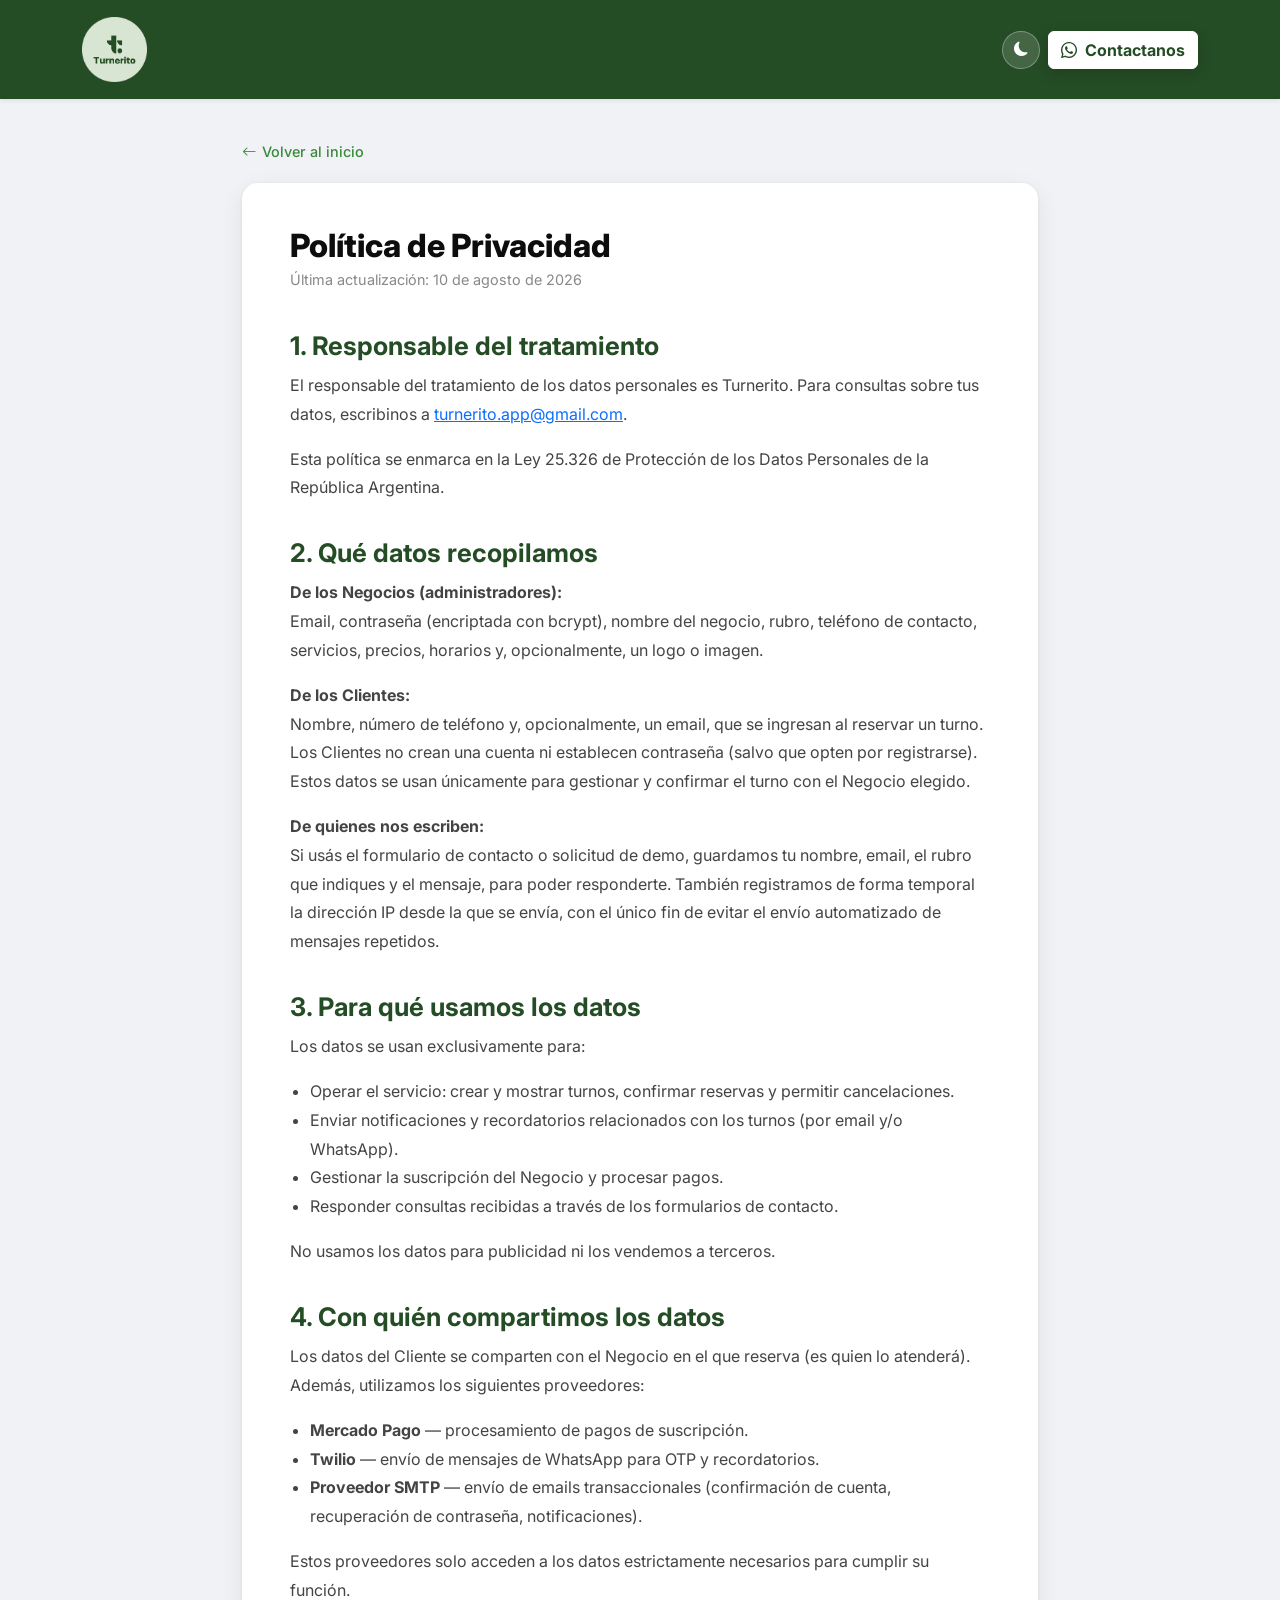
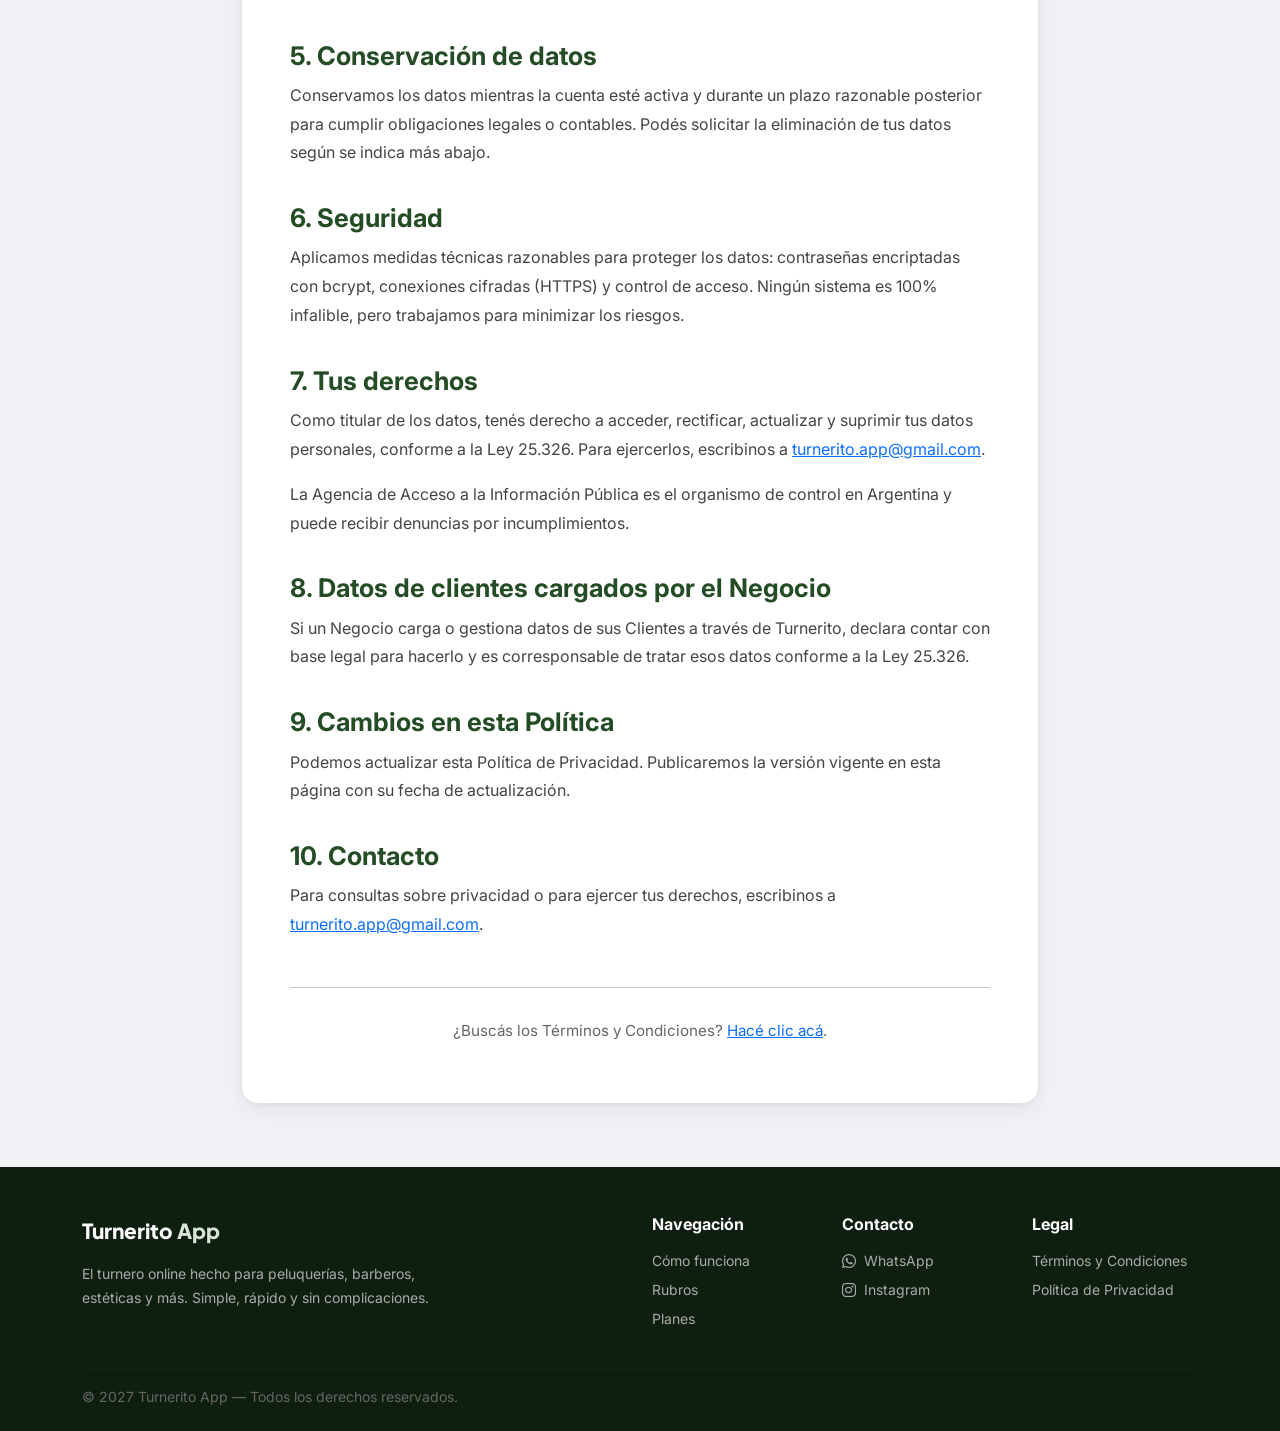
<file: privacidad.html>
<!DOCTYPE html>
<html lang="es">

<head>
    <!-- Google Analytics -->
    <script async src="https://www.googletagmanager.com/gtag/js?id=G-C1MW4RNTQC"></script>
    <script>
      window.dataLayer = window.dataLayer || [];
      function gtag(){dataLayer.push(arguments);}
      gtag('js', new Date());
      gtag('config', 'G-C1MW4RNTQC');
    </script>

    <meta charset="UTF-8">
    <script>!function(){var t=localStorage.getItem('landing-theme')||(window.matchMedia('(prefers-color-scheme: dark)').matches?'dark':'light');document.documentElement.setAttribute('data-bs-theme',t);}();</script>
    <meta name="viewport" content="width=device-width, initial-scale=1.0">
    <title>Política de Privacidad — Turnerito App</title>

    <meta name="description" content="Política de Privacidad de Turnerito App.">
    <meta name="robots" content="noindex, follow">

    <!-- Favicon -->
    <link rel="icon" type="image/x-icon" href="img/isologotipo_circular.ico">
    <link rel="shortcut icon" type="image/x-icon" href="img/isologotipo_circular.ico">

    <!-- Fuentes -->
    <link rel="preconnect" href="https://fonts.googleapis.com">
    <link rel="preconnect" href="https://fonts.gstatic.com" crossorigin>
    <link href="https://fonts.googleapis.com/css2?family=Inter:wght@300;400;500;600;700;800&family=Plus+Jakarta+Sans:wght@700;800;900&display=swap" rel="stylesheet">

    <!-- Dark mode -->
    <link rel="stylesheet" href="css/dark-mode.css">

    <!-- Bootstrap 5 -->
    <link href="https://cdn.jsdelivr.net/npm/bootstrap@5.3.3/dist/css/bootstrap.min.css" rel="stylesheet" integrity="sha384-QWTKZyjpPEjISv5WaRU9OFeRpok6YctnYmDr5pNlyT2bRjXh0JMhjY6hW+ALEwIH" crossorigin="anonymous">
    <!-- Bootstrap Icons -->
    <link rel="stylesheet" href="https://cdn.jsdelivr.net/npm/bootstrap-icons@1.11.3/font/bootstrap-icons.min.css">

    <style>
        :root {
            --turnerito-rich-black: #0D0D0D;
            --turnerito-bangladesh-green: #1a3a1b;
            --turnerito-mountain-meadow: #244C25;
            --turnerito-accent: #3a8a3b;
            --turnerito-caribbean-green: #D8E5D2;
            --turnerito-anti-flash-white: #F0F2F5;
            --turnerito-pine: #061816;
            --turnerito-basil: #164B43;
            --bs-body-font-family: "Inter", sans-serif;
            --font-display: "Plus Jakarta Sans", "Inter", sans-serif;
        }

        body {
            font-family: "Inter", sans-serif;
        }

        .navbar {
            background-color: var(--turnerito-mountain-meadow) !important;
        }

        .navbar-brand img {
            height: 65px;
            width: auto;
            object-fit: contain;
        }

        .legal-page-bg {
            background-color: #f0f2f5;
            min-height: 100vh;
            padding: 2.5rem 0 4rem;
        }

        .back-link {
            display: inline-flex;
            align-items: center;
            gap: 0.35rem;
            color: var(--turnerito-accent);
            text-decoration: none;
            font-size: 0.9rem;
            font-weight: 500;
            margin-bottom: 1.25rem;
            transition: gap 0.2s;
        }
        .back-link:hover { gap: 0.55rem; color: var(--turnerito-mountain-meadow); }

        .legal-card {
            background: #ffffff;
            border-radius: 16px;
            box-shadow: 0 1px 4px rgba(0,0,0,0.06), 0 6px 24px rgba(0,0,0,0.07);
            padding: 2.75rem 3rem;
        }

        .legal-card h1 {
            font-size: 2rem;
            font-weight: 800;
            color: #0d0d0d;
            margin-bottom: 0.25rem;
        }

        .legal-card .legal-date {
            color: #888;
            font-size: 0.9rem;
            margin-bottom: 2.5rem;
        }

        .legal-content h2 {
            font-size: 1.6rem;
            font-weight: 700;
            color: var(--turnerito-mountain-meadow);
            margin-top: 2.25rem;
            margin-bottom: 0.6rem;
        }

        .legal-content p,
        .legal-content li {
            line-height: 1.8;
            color: #444;
        }

        .legal-content ul {
            padding-left: 1.25rem;
        }

        .legal-crosslink {
            text-align: center;
            padding-top: 0.5rem;
            color: #666;
            font-size: 0.95rem;
        }

        /* Dark mode overrides for the card */
        [data-bs-theme="dark"] .legal-page-bg  { background-color: #0f172a; }
        [data-bs-theme="dark"] .legal-card      { background: #1e293b; box-shadow: 0 1px 4px rgba(0,0,0,0.3), 0 6px 24px rgba(0,0,0,0.3); }
        [data-bs-theme="dark"] .legal-card h1   { color: #f1f5f9; }
        [data-bs-theme="dark"] .legal-card .legal-date { color: #64748b; }
        [data-bs-theme="dark"] .legal-content h2 { color: #6ee7b7; }
        [data-bs-theme="dark"] .legal-content p,
        [data-bs-theme="dark"] .legal-content li { color: #94a3b8; }
        [data-bs-theme="dark"] .legal-crosslink  { color: #64748b; }
        [data-bs-theme="dark"] .back-link        { color: #6ee7b7; }
        [data-bs-theme="dark"] .back-link:hover  { color: #86efac; }

        .dark-mode-toggle {
            background: rgba(255,255,255,0.15);
            border: 1px solid rgba(255,255,255,0.3);
            border-radius: 50%;
            width: 38px;
            height: 38px;
            display: flex;
            align-items: center;
            justify-content: center;
            cursor: pointer;
            color: white;
            font-size: 0.9rem;
            transition: background 0.2s;
        }
        .dark-mode-toggle:hover {
            background: rgba(255,255,255,0.25);
        }

        @media (max-width: 600px) {
            .legal-card { padding: 1.75rem 1.25rem; }
            .legal-content h2 { font-size: 1.25rem; }
        }
    </style>
</head>

<body>

<!-- Navbar -->
<nav class="navbar navbar-expand-lg navbar-dark shadow-sm sticky-top">
    <div class="container py-1">
        <a class="navbar-brand d-flex align-items-center" href="/">
            <img src="img/isologotipo_completo_circular_positivo.png.png" alt="Turnerito App">
        </a>
        <div class="d-flex align-items-center gap-2">
            <button class="dark-mode-toggle" aria-label="Cambiar tema" title="Cambiar tema">
              <i class="bi bi-moon-fill"></i>
            </button>
            <a href="https://wa.me/5493515303017?text=Hola!%20Quiero%20saber%20m%C3%A1s%20sobre%20Turnerito%20%F0%9F%93%85"
               class="btn fw-bold d-none d-sm-inline-flex"
               style="background-color: white; color: var(--turnerito-mountain-meadow); border-color: white; box-shadow: 0 4px 15px rgba(0,0,0,0.15);"
               target="_blank">
                <i class="bi bi-whatsapp me-2"></i> Contactanos
            </a>
        </div>
    </div>
</nav>

<!-- Contenido -->
<main class="legal-page-bg">
    <div class="container" style="max-width: 820px;">

        <a href="/" class="back-link"><i class="bi bi-arrow-left"></i> Volver al inicio</a>

        <div class="legal-card">

        <h1>Política de Privacidad</h1>
        <p class="legal-date">Última actualización: 10 de agosto de 2026</p>

        <div class="legal-content">

            <h2>1. Responsable del tratamiento</h2>
            <p>El responsable del tratamiento de los datos personales es Turnerito. Para consultas sobre tus datos, escribinos a <a href="mailto:turnerito.app@gmail.com">turnerito.app@gmail.com</a>.</p>
            <p>Esta política se enmarca en la Ley 25.326 de Protección de los Datos Personales de la República Argentina.</p>

            <h2>2. Qué datos recopilamos</h2>

            <p><strong>De los Negocios (administradores):</strong><br>
            Email, contraseña (encriptada con bcrypt), nombre del negocio, rubro, teléfono de contacto, servicios, precios, horarios y, opcionalmente, un logo o imagen.</p>

            <p><strong>De los Clientes:</strong><br>
            Nombre, número de teléfono y, opcionalmente, un email, que se ingresan al reservar un turno. Los Clientes no crean una cuenta ni establecen contraseña (salvo que opten por registrarse). Estos datos se usan únicamente para gestionar y confirmar el turno con el Negocio elegido.</p>

            <p><strong>De quienes nos escriben:</strong><br>
            Si usás el formulario de contacto o solicitud de demo, guardamos tu nombre, email, el rubro que indiques y el mensaje, para poder responderte. También registramos de forma temporal la dirección IP desde la que se envía, con el único fin de evitar el envío automatizado de mensajes repetidos.</p>

            <h2>3. Para qué usamos los datos</h2>
            <p>Los datos se usan exclusivamente para:</p>
            <ul>
                <li>Operar el servicio: crear y mostrar turnos, confirmar reservas y permitir cancelaciones.</li>
                <li>Enviar notificaciones y recordatorios relacionados con los turnos (por email y/o WhatsApp).</li>
                <li>Gestionar la suscripción del Negocio y procesar pagos.</li>
                <li>Responder consultas recibidas a través de los formularios de contacto.</li>
            </ul>
            <p>No usamos los datos para publicidad ni los vendemos a terceros.</p>

            <h2>4. Con quién compartimos los datos</h2>
            <p>Los datos del Cliente se comparten con el Negocio en el que reserva (es quien lo atenderá). Además, utilizamos los siguientes proveedores:</p>
            <ul>
                <li><strong>Mercado Pago</strong> — procesamiento de pagos de suscripción.</li>
                <li><strong>Twilio</strong> — envío de mensajes de WhatsApp para OTP y recordatorios.</li>
                <li><strong>Proveedor SMTP</strong> — envío de emails transaccionales (confirmación de cuenta, recuperación de contraseña, notificaciones).</li>
            </ul>
            <p>Estos proveedores solo acceden a los datos estrictamente necesarios para cumplir su función.</p>

            <h2>5. Conservación de datos</h2>
            <p>Conservamos los datos mientras la cuenta esté activa y durante un plazo razonable posterior para cumplir obligaciones legales o contables. Podés solicitar la eliminación de tus datos según se indica más abajo.</p>

            <h2>6. Seguridad</h2>
            <p>Aplicamos medidas técnicas razonables para proteger los datos: contraseñas encriptadas con bcrypt, conexiones cifradas (HTTPS) y control de acceso. Ningún sistema es 100% infalible, pero trabajamos para minimizar los riesgos.</p>

            <h2>7. Tus derechos</h2>
            <p>Como titular de los datos, tenés derecho a acceder, rectificar, actualizar y suprimir tus datos personales, conforme a la Ley 25.326. Para ejercerlos, escribinos a <a href="mailto:turnerito.app@gmail.com">turnerito.app@gmail.com</a>.</p>
            <p>La Agencia de Acceso a la Información Pública es el organismo de control en Argentina y puede recibir denuncias por incumplimientos.</p>

            <h2>8. Datos de clientes cargados por el Negocio</h2>
            <p>Si un Negocio carga o gestiona datos de sus Clientes a través de Turnerito, declara contar con base legal para hacerlo y es corresponsable de tratar esos datos conforme a la Ley 25.326.</p>

            <h2>9. Cambios en esta Política</h2>
            <p>Podemos actualizar esta Política de Privacidad. Publicaremos la versión vigente en esta página con su fecha de actualización.</p>

            <h2>10. Contacto</h2>
            <p>Para consultas sobre privacidad o para ejercer tus derechos, escribinos a <a href="mailto:turnerito.app@gmail.com">turnerito.app@gmail.com</a>.</p>

        </div>

        <hr class="mt-5 mb-4">
        <p class="legal-crosslink">¿Buscás los Términos y Condiciones? <a href="/terminos">Hacé clic acá</a>.</p>

        </div><!-- /.legal-card -->
    </div>
</main>

<!-- Footer -->
<footer style="background-color: #0e1f0f; color: #aaa;" class="pt-5 pb-4 mt-0">
    <div class="container">
        <div class="row g-4 mb-4">
            <div class="col-lg-4">
                <div class="mb-3">
                    <span style="font-family: var(--font-display); font-size: 1.3rem; font-weight: 800; color: white;">Turnerito <span style="color: var(--turnerito-caribbean-green);">App</span></span>
                </div>
                <p class="small" style="color: #aaa; line-height: 1.7;">El turnero online hecho para peluquerías, barberos, estéticas y más. Simple, rápido y sin complicaciones.</p>
            </div>
            <div class="col-6 col-lg-2 offset-lg-2">
                <h6 class="fw-bold mb-3" style="color: white;">Navegación</h6>
                <ul class="list-unstyled small">
                    <li class="mb-2"><a href="/#como-funciona" style="color: #aaa; text-decoration: none;">Cómo funciona</a></li>
                    <li class="mb-2"><a href="/#para-quien" style="color: #aaa; text-decoration: none;">Rubros</a></li>
                    <li class="mb-2"><a href="/#planes" style="color: #aaa; text-decoration: none;">Planes</a></li>
                </ul>
            </div>
            <div class="col-6 col-lg-2">
                <h6 class="fw-bold mb-3" style="color: white;">Contacto</h6>
                <ul class="list-unstyled small">
                    <li class="mb-2">
                        <a href="https://wa.me/5493515303017" target="_blank" style="color: #aaa; text-decoration: none;">
                            <i class="bi bi-whatsapp me-1"></i> WhatsApp
                        </a>
                    </li>
                    <li class="mb-2">
                        <a href="https://www.instagram.com/turnerito.app" target="_blank" style="color: #aaa; text-decoration: none;">
                            <i class="bi bi-instagram me-1"></i> Instagram
                        </a>
                    </li>
                </ul>
            </div>
            <div class="col-6 col-lg-2">
                <h6 class="fw-bold mb-3" style="color: white;">Legal</h6>
                <ul class="list-unstyled small">
                    <li class="mb-2"><a href="/terminos" style="color: #aaa; text-decoration: none;">Términos y Condiciones</a></li>
                    <li class="mb-2"><a href="/privacidad" style="color: #aaa; text-decoration: none;">Política de Privacidad</a></li>
                </ul>
            </div>
        </div>
        <hr style="border-color: rgba(255,255,255,0.1);">
        <div class="d-flex flex-column flex-md-row justify-content-between align-items-center small" style="color: #666;">
            <span>&copy; 2027 Turnerito App &mdash; Todos los derechos reservados.</span>
        </div>
    </div>
</footer>

<!-- Bootstrap JS -->
<script src="https://cdn.jsdelivr.net/npm/bootstrap@5.3.3/dist/js/bootstrap.bundle.min.js" crossorigin="anonymous"></script>
<script src="js/dark-mode.js"></script>

</body>
</html>
</file>
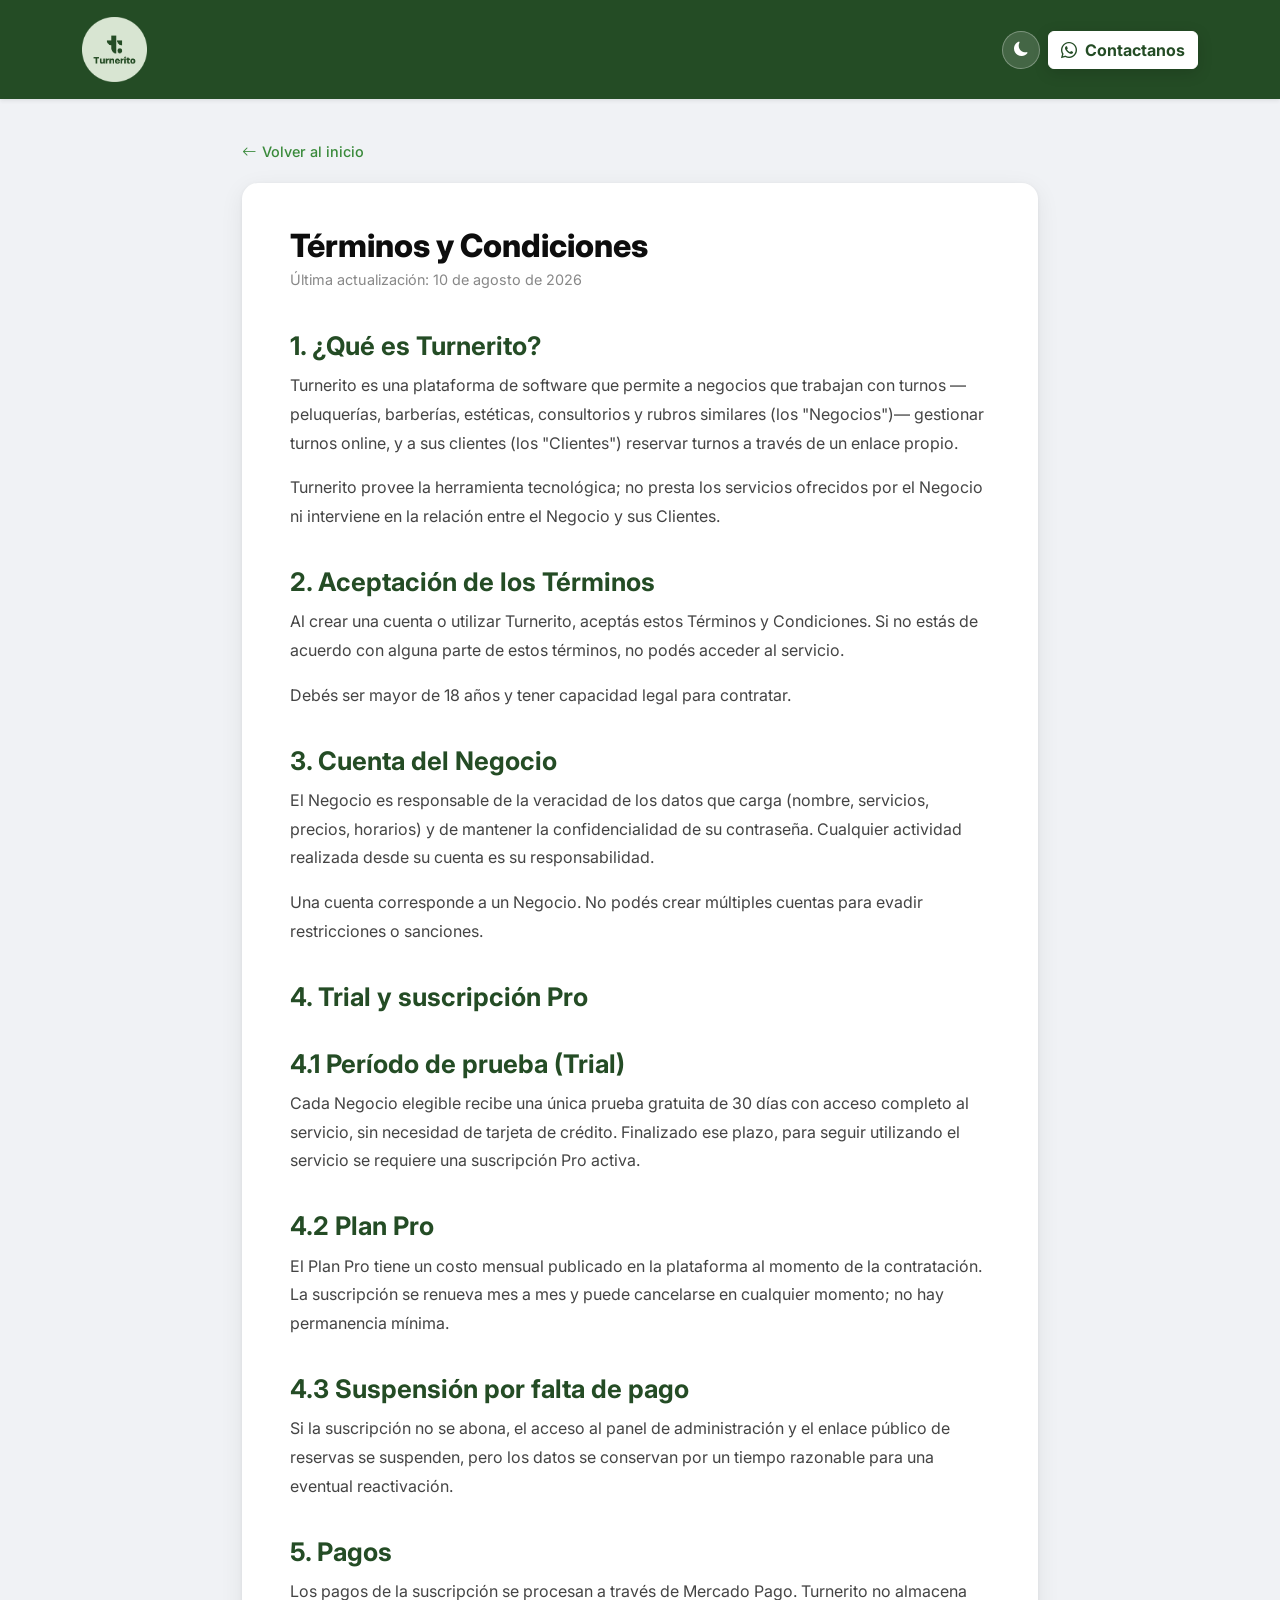
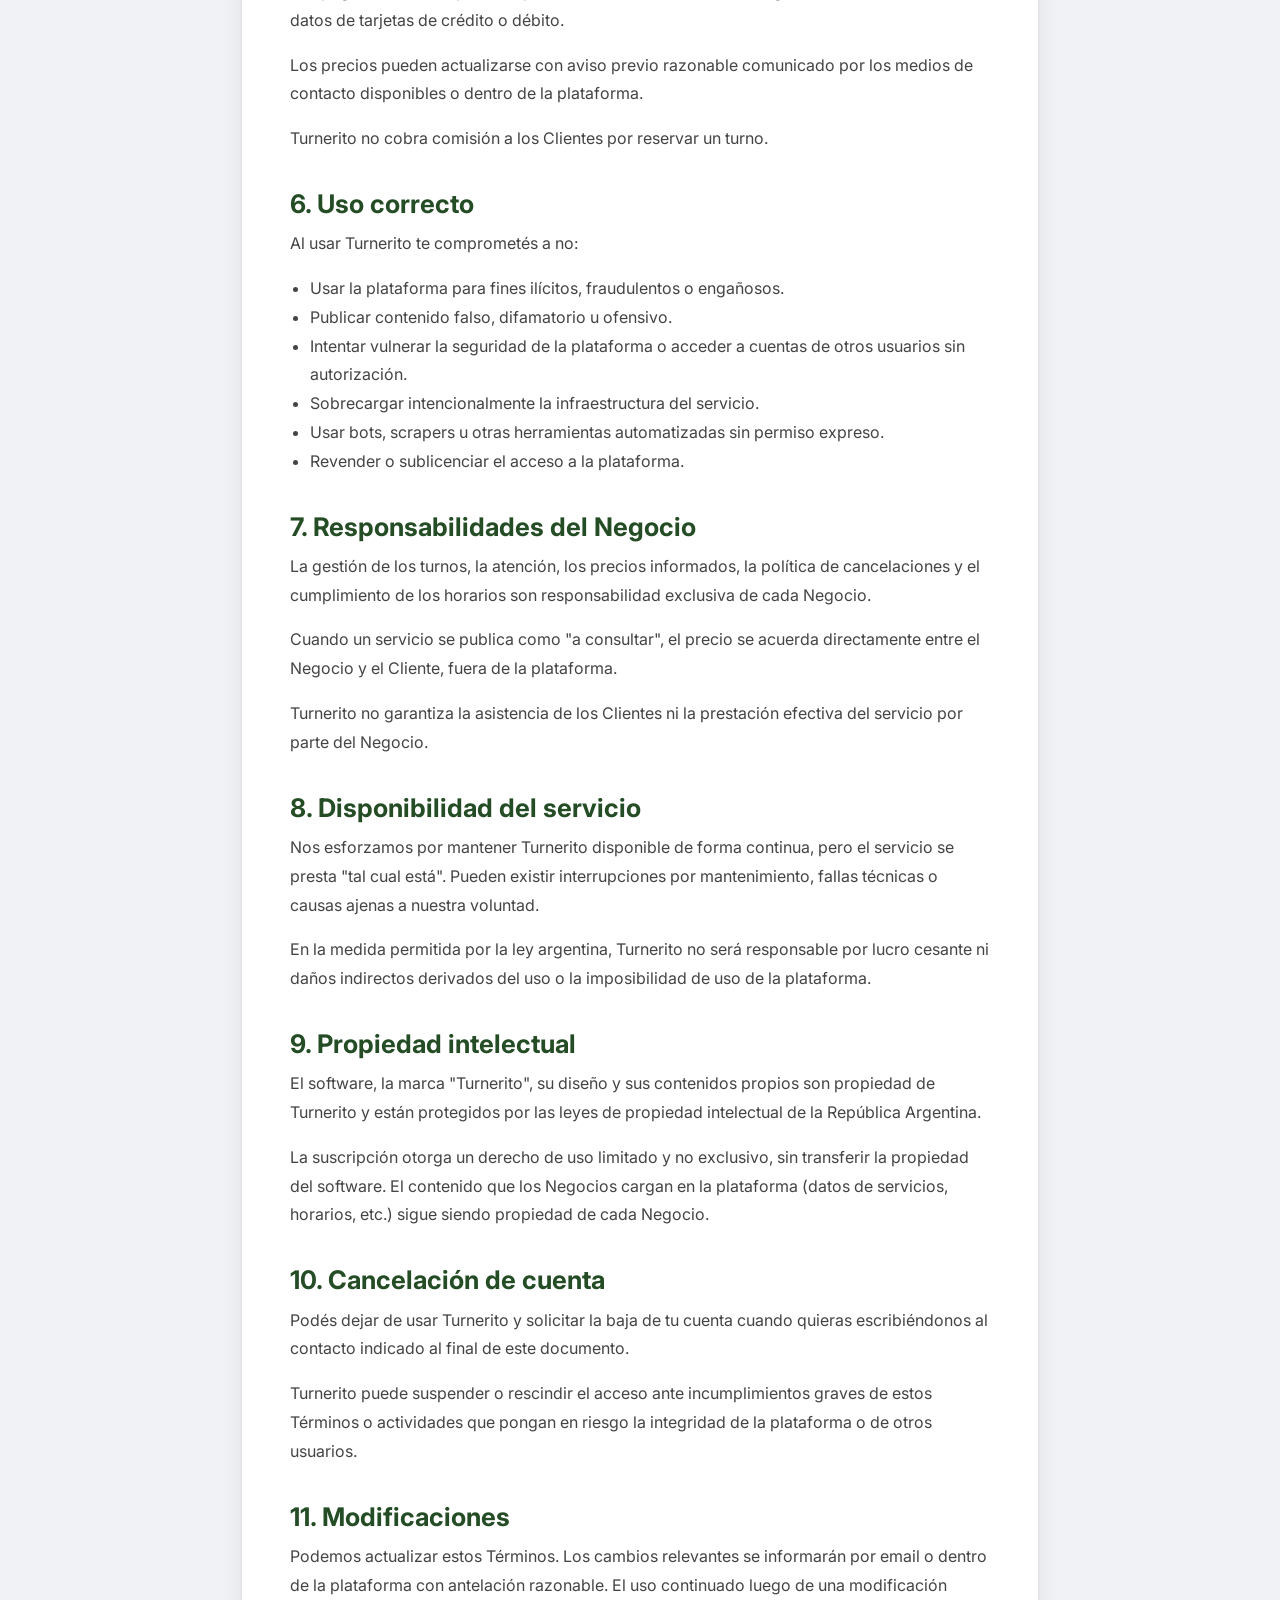
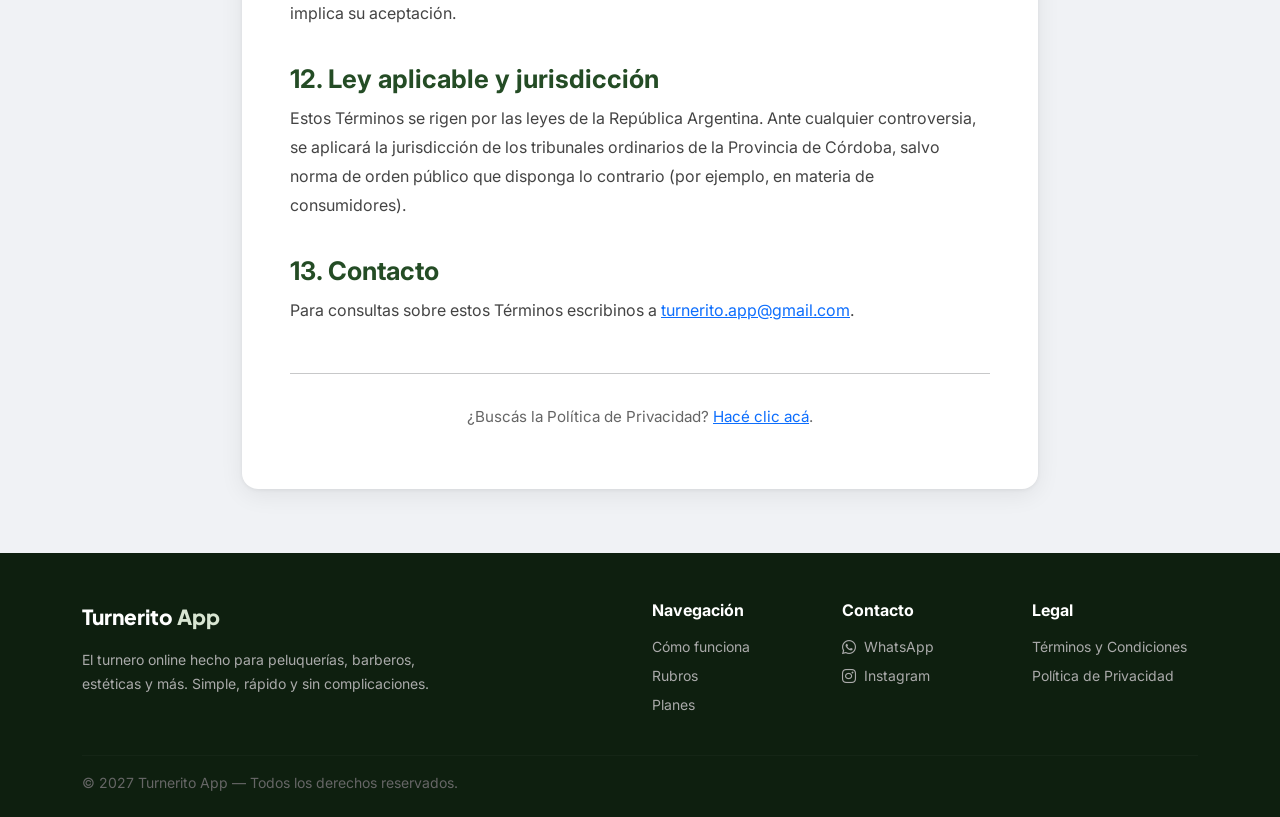
<file: terminos.html>
<!DOCTYPE html>
<html lang="es">

<head>
    <!-- Google Analytics -->
    <script async src="https://www.googletagmanager.com/gtag/js?id=G-C1MW4RNTQC"></script>
    <script>
      window.dataLayer = window.dataLayer || [];
      function gtag(){dataLayer.push(arguments);}
      gtag('js', new Date());
      gtag('config', 'G-C1MW4RNTQC');
    </script>

    <meta charset="UTF-8">
    <script>!function(){var t=localStorage.getItem('landing-theme')||(window.matchMedia('(prefers-color-scheme: dark)').matches?'dark':'light');document.documentElement.setAttribute('data-bs-theme',t);}();</script>
    <meta name="viewport" content="width=device-width, initial-scale=1.0">
    <title>Términos y Condiciones — Turnerito App</title>

    <meta name="description" content="Términos y Condiciones de uso de Turnerito App.">
    <meta name="robots" content="noindex, follow">

    <!-- Favicon -->
    <link rel="icon" type="image/x-icon" href="img/isologotipo_circular.ico">
    <link rel="shortcut icon" type="image/x-icon" href="img/isologotipo_circular.ico">

    <!-- Fuentes -->
    <link rel="preconnect" href="https://fonts.googleapis.com">
    <link rel="preconnect" href="https://fonts.gstatic.com" crossorigin>
    <link href="https://fonts.googleapis.com/css2?family=Inter:wght@300;400;500;600;700;800&family=Plus+Jakarta+Sans:wght@700;800;900&display=swap" rel="stylesheet">

    <!-- Dark mode -->
    <link rel="stylesheet" href="css/dark-mode.css">

    <!-- Bootstrap 5 -->
    <link href="https://cdn.jsdelivr.net/npm/bootstrap@5.3.3/dist/css/bootstrap.min.css" rel="stylesheet" integrity="sha384-QWTKZyjpPEjISv5WaRU9OFeRpok6YctnYmDr5pNlyT2bRjXh0JMhjY6hW+ALEwIH" crossorigin="anonymous">
    <!-- Bootstrap Icons -->
    <link rel="stylesheet" href="https://cdn.jsdelivr.net/npm/bootstrap-icons@1.11.3/font/bootstrap-icons.min.css">

    <style>
        :root {
            --turnerito-rich-black: #0D0D0D;
            --turnerito-bangladesh-green: #1a3a1b;
            --turnerito-mountain-meadow: #244C25;
            --turnerito-accent: #3a8a3b;
            --turnerito-caribbean-green: #D8E5D2;
            --turnerito-anti-flash-white: #F0F2F5;
            --turnerito-pine: #061816;
            --turnerito-basil: #164B43;
            --bs-body-font-family: "Inter", sans-serif;
            --font-display: "Plus Jakarta Sans", "Inter", sans-serif;
        }

        body {
            font-family: "Inter", sans-serif;
        }

        .navbar {
            background-color: var(--turnerito-mountain-meadow) !important;
        }

        .navbar-brand img {
            height: 65px;
            width: auto;
            object-fit: contain;
        }

        .legal-page-bg {
            background-color: #f0f2f5;
            min-height: 100vh;
            padding: 2.5rem 0 4rem;
        }

        .back-link {
            display: inline-flex;
            align-items: center;
            gap: 0.35rem;
            color: var(--turnerito-accent);
            text-decoration: none;
            font-size: 0.9rem;
            font-weight: 500;
            margin-bottom: 1.25rem;
            transition: gap 0.2s;
        }
        .back-link:hover { gap: 0.55rem; color: var(--turnerito-mountain-meadow); }

        .legal-card {
            background: #ffffff;
            border-radius: 16px;
            box-shadow: 0 1px 4px rgba(0,0,0,0.06), 0 6px 24px rgba(0,0,0,0.07);
            padding: 2.75rem 3rem;
        }

        .legal-card h1 {
            font-size: 2rem;
            font-weight: 800;
            color: #0d0d0d;
            margin-bottom: 0.25rem;
        }

        .legal-card .legal-date {
            color: #888;
            font-size: 0.9rem;
            margin-bottom: 2.5rem;
        }

        .legal-content h2 {
            font-size: 1.6rem;
            font-weight: 700;
            color: var(--turnerito-mountain-meadow);
            margin-top: 2.25rem;
            margin-bottom: 0.6rem;
        }

        .legal-content p,
        .legal-content li {
            line-height: 1.8;
            color: #444;
        }

        .legal-content ul {
            padding-left: 1.25rem;
        }

        .legal-crosslink {
            text-align: center;
            padding-top: 0.5rem;
            color: #666;
            font-size: 0.95rem;
        }

        /* Dark mode overrides for the card */
        [data-bs-theme="dark"] .legal-page-bg  { background-color: #0f172a; }
        [data-bs-theme="dark"] .legal-card      { background: #1e293b; box-shadow: 0 1px 4px rgba(0,0,0,0.3), 0 6px 24px rgba(0,0,0,0.3); }
        [data-bs-theme="dark"] .legal-card h1   { color: #f1f5f9; }
        [data-bs-theme="dark"] .legal-card .legal-date { color: #64748b; }
        [data-bs-theme="dark"] .legal-content h2 { color: #6ee7b7; }
        [data-bs-theme="dark"] .legal-content p,
        [data-bs-theme="dark"] .legal-content li { color: #94a3b8; }
        [data-bs-theme="dark"] .legal-crosslink  { color: #64748b; }
        [data-bs-theme="dark"] .back-link        { color: #6ee7b7; }
        [data-bs-theme="dark"] .back-link:hover  { color: #86efac; }

        .dark-mode-toggle {
            background: rgba(255,255,255,0.15);
            border: 1px solid rgba(255,255,255,0.3);
            border-radius: 50%;
            width: 38px;
            height: 38px;
            display: flex;
            align-items: center;
            justify-content: center;
            cursor: pointer;
            color: white;
            font-size: 0.9rem;
            transition: background 0.2s;
        }
        .dark-mode-toggle:hover {
            background: rgba(255,255,255,0.25);
        }

        @media (max-width: 600px) {
            .legal-card { padding: 1.75rem 1.25rem; }
            .legal-content h2 { font-size: 1.25rem; }
        }
    </style>
</head>

<body>

<!-- Navbar -->
<nav class="navbar navbar-expand-lg navbar-dark shadow-sm sticky-top">
    <div class="container py-1">
        <a class="navbar-brand d-flex align-items-center" href="/">
            <img src="img/isologotipo_completo_circular_positivo.png.png" alt="Turnerito App">
        </a>
        <div class="d-flex align-items-center gap-2">
            <button class="dark-mode-toggle" aria-label="Cambiar tema" title="Cambiar tema">
              <i class="bi bi-moon-fill"></i>
            </button>
            <a href="https://wa.me/5493515303017?text=Hola!%20Quiero%20saber%20m%C3%A1s%20sobre%20Turnerito%20%F0%9F%93%85"
               class="btn fw-bold d-none d-sm-inline-flex"
               style="background-color: white; color: var(--turnerito-mountain-meadow); border-color: white; box-shadow: 0 4px 15px rgba(0,0,0,0.15);"
               target="_blank">
                <i class="bi bi-whatsapp me-2"></i> Contactanos
            </a>
        </div>
    </div>
</nav>

<!-- Contenido -->
<main class="legal-page-bg">
    <div class="container" style="max-width: 820px;">

        <a href="/" class="back-link"><i class="bi bi-arrow-left"></i> Volver al inicio</a>

        <div class="legal-card">

        <h1>Términos y Condiciones</h1>
        <p class="legal-date">Última actualización: 10 de agosto de 2026</p>

        <div class="legal-content">

            <h2>1. ¿Qué es Turnerito?</h2>
            <p>Turnerito es una plataforma de software que permite a negocios que trabajan con turnos —peluquerías, barberías, estéticas, consultorios y rubros similares (los "Negocios")— gestionar turnos online, y a sus clientes (los "Clientes") reservar turnos a través de un enlace propio.</p>
            <p>Turnerito provee la herramienta tecnológica; no presta los servicios ofrecidos por el Negocio ni interviene en la relación entre el Negocio y sus Clientes.</p>

            <h2>2. Aceptación de los Términos</h2>
            <p>Al crear una cuenta o utilizar Turnerito, aceptás estos Términos y Condiciones. Si no estás de acuerdo con alguna parte de estos términos, no podés acceder al servicio.</p>
            <p>Debés ser mayor de 18 años y tener capacidad legal para contratar.</p>

            <h2>3. Cuenta del Negocio</h2>
            <p>El Negocio es responsable de la veracidad de los datos que carga (nombre, servicios, precios, horarios) y de mantener la confidencialidad de su contraseña. Cualquier actividad realizada desde su cuenta es su responsabilidad.</p>
            <p>Una cuenta corresponde a un Negocio. No podés crear múltiples cuentas para evadir restricciones o sanciones.</p>

            <h2>4. Trial y suscripción Pro</h2>

            <h2>4.1 Período de prueba (Trial)</h2>
            <p>Cada Negocio elegible recibe una única prueba gratuita de 30 días con acceso completo al servicio, sin necesidad de tarjeta de crédito. Finalizado ese plazo, para seguir utilizando el servicio se requiere una suscripción Pro activa.</p>

            <h2>4.2 Plan Pro</h2>
            <p>El Plan Pro tiene un costo mensual publicado en la plataforma al momento de la contratación. La suscripción se renueva mes a mes y puede cancelarse en cualquier momento; no hay permanencia mínima.</p>

            <h2>4.3 Suspensión por falta de pago</h2>
            <p>Si la suscripción no se abona, el acceso al panel de administración y el enlace público de reservas se suspenden, pero los datos se conservan por un tiempo razonable para una eventual reactivación.</p>

            <h2>5. Pagos</h2>
            <p>Los pagos de la suscripción se procesan a través de Mercado Pago. Turnerito no almacena datos de tarjetas de crédito o débito.</p>
            <p>Los precios pueden actualizarse con aviso previo razonable comunicado por los medios de contacto disponibles o dentro de la plataforma.</p>
            <p>Turnerito no cobra comisión a los Clientes por reservar un turno.</p>

            <h2>6. Uso correcto</h2>
            <p>Al usar Turnerito te comprometés a no:</p>
            <ul>
                <li>Usar la plataforma para fines ilícitos, fraudulentos o engañosos.</li>
                <li>Publicar contenido falso, difamatorio u ofensivo.</li>
                <li>Intentar vulnerar la seguridad de la plataforma o acceder a cuentas de otros usuarios sin autorización.</li>
                <li>Sobrecargar intencionalmente la infraestructura del servicio.</li>
                <li>Usar bots, scrapers u otras herramientas automatizadas sin permiso expreso.</li>
                <li>Revender o sublicenciar el acceso a la plataforma.</li>
            </ul>

            <h2>7. Responsabilidades del Negocio</h2>
            <p>La gestión de los turnos, la atención, los precios informados, la política de cancelaciones y el cumplimiento de los horarios son responsabilidad exclusiva de cada Negocio.</p>
            <p>Cuando un servicio se publica como "a consultar", el precio se acuerda directamente entre el Negocio y el Cliente, fuera de la plataforma.</p>
            <p>Turnerito no garantiza la asistencia de los Clientes ni la prestación efectiva del servicio por parte del Negocio.</p>

            <h2>8. Disponibilidad del servicio</h2>
            <p>Nos esforzamos por mantener Turnerito disponible de forma continua, pero el servicio se presta "tal cual está". Pueden existir interrupciones por mantenimiento, fallas técnicas o causas ajenas a nuestra voluntad.</p>
            <p>En la medida permitida por la ley argentina, Turnerito no será responsable por lucro cesante ni daños indirectos derivados del uso o la imposibilidad de uso de la plataforma.</p>

            <h2>9. Propiedad intelectual</h2>
            <p>El software, la marca "Turnerito", su diseño y sus contenidos propios son propiedad de Turnerito y están protegidos por las leyes de propiedad intelectual de la República Argentina.</p>
            <p>La suscripción otorga un derecho de uso limitado y no exclusivo, sin transferir la propiedad del software. El contenido que los Negocios cargan en la plataforma (datos de servicios, horarios, etc.) sigue siendo propiedad de cada Negocio.</p>

            <h2>10. Cancelación de cuenta</h2>
            <p>Podés dejar de usar Turnerito y solicitar la baja de tu cuenta cuando quieras escribiéndonos al contacto indicado al final de este documento.</p>
            <p>Turnerito puede suspender o rescindir el acceso ante incumplimientos graves de estos Términos o actividades que pongan en riesgo la integridad de la plataforma o de otros usuarios.</p>

            <h2>11. Modificaciones</h2>
            <p>Podemos actualizar estos Términos. Los cambios relevantes se informarán por email o dentro de la plataforma con antelación razonable. El uso continuado luego de una modificación implica su aceptación.</p>

            <h2>12. Ley aplicable y jurisdicción</h2>
            <p>Estos Términos se rigen por las leyes de la República Argentina. Ante cualquier controversia, se aplicará la jurisdicción de los tribunales ordinarios de la Provincia de Córdoba, salvo norma de orden público que disponga lo contrario (por ejemplo, en materia de consumidores).</p>

            <h2>13. Contacto</h2>
            <p>Para consultas sobre estos Términos escribinos a <a href="mailto:turnerito.app@gmail.com">turnerito.app@gmail.com</a>.</p>

        </div>

        <hr class="mt-5 mb-4">
        <p class="legal-crosslink">¿Buscás la Política de Privacidad? <a href="/privacidad">Hacé clic acá</a>.</p>

        </div><!-- /.legal-card -->
    </div>
</main>

<!-- Footer -->
<footer style="background-color: #0e1f0f; color: #aaa;" class="pt-5 pb-4 mt-0">
    <div class="container">
        <div class="row g-4 mb-4">
            <div class="col-lg-4">
                <div class="mb-3">
                    <span style="font-family: var(--font-display); font-size: 1.3rem; font-weight: 800; color: white;">Turnerito <span style="color: var(--turnerito-caribbean-green);">App</span></span>
                </div>
                <p class="small" style="color: #aaa; line-height: 1.7;">El turnero online hecho para peluquerías, barberos, estéticas y más. Simple, rápido y sin complicaciones.</p>
            </div>
            <div class="col-6 col-lg-2 offset-lg-2">
                <h6 class="fw-bold mb-3" style="color: white;">Navegación</h6>
                <ul class="list-unstyled small">
                    <li class="mb-2"><a href="/#como-funciona" style="color: #aaa; text-decoration: none;">Cómo funciona</a></li>
                    <li class="mb-2"><a href="/#para-quien" style="color: #aaa; text-decoration: none;">Rubros</a></li>
                    <li class="mb-2"><a href="/#planes" style="color: #aaa; text-decoration: none;">Planes</a></li>
                </ul>
            </div>
            <div class="col-6 col-lg-2">
                <h6 class="fw-bold mb-3" style="color: white;">Contacto</h6>
                <ul class="list-unstyled small">
                    <li class="mb-2">
                        <a href="https://wa.me/5493515303017" target="_blank" style="color: #aaa; text-decoration: none;">
                            <i class="bi bi-whatsapp me-1"></i> WhatsApp
                        </a>
                    </li>
                    <li class="mb-2">
                        <a href="https://www.instagram.com/turnerito.app" target="_blank" style="color: #aaa; text-decoration: none;">
                            <i class="bi bi-instagram me-1"></i> Instagram
                        </a>
                    </li>
                </ul>
            </div>
            <div class="col-6 col-lg-2">
                <h6 class="fw-bold mb-3" style="color: white;">Legal</h6>
                <ul class="list-unstyled small">
                    <li class="mb-2"><a href="/terminos" style="color: #aaa; text-decoration: none;">Términos y Condiciones</a></li>
                    <li class="mb-2"><a href="/privacidad" style="color: #aaa; text-decoration: none;">Política de Privacidad</a></li>
                </ul>
            </div>
        </div>
        <hr style="border-color: rgba(255,255,255,0.1);">
        <div class="d-flex flex-column flex-md-row justify-content-between align-items-center small" style="color: #666;">
            <span>&copy; 2027 Turnerito App &mdash; Todos los derechos reservados.</span>
        </div>
    </div>
</footer>

<!-- Bootstrap JS -->
<script src="https://cdn.jsdelivr.net/npm/bootstrap@5.3.3/dist/js/bootstrap.bundle.min.js" crossorigin="anonymous"></script>
<script src="js/dark-mode.js"></script>

</body>
</html>
</file>
<file: css/dark-mode.css>
/* ============================================================
   TURNERITO APP — DARK MODE
   Activado con: <html data-bs-theme="dark">
   ============================================================ */

/* ── 1. Variables CSS ───────────────────────────────────────── */
[data-bs-theme="dark"] {
  --turnerito-rich-black:        #f1f5f9;
  --turnerito-anti-flash-white:  #0f172a;
  --turnerito-caribbean-green:   #334155;
  --dm-body-bg:                  #0f172a;
  --dm-surface:                  #1e293b;
  --dm-surface-2:                #243447;
  --dm-border:                   #334155;
  --dm-text-primary:             #f1f5f9;
  --dm-text-muted:               #94a3b8;
  --dm-accent:                   #6ee7b7;
  --dm-accent-hover:             #86efac;
}

/* ── 2. Base ────────────────────────────────────────────────── */
[data-bs-theme="dark"] body {
  background-color: #0f172a !important;
  color: #f1f5f9 !important;
}

[data-bs-theme="dark"] h1,
[data-bs-theme="dark"] h2,
[data-bs-theme="dark"] h3,
[data-bs-theme="dark"] h4,
[data-bs-theme="dark"] h5,
[data-bs-theme="dark"] h6 { color: #f1f5f9 !important; }

[data-bs-theme="dark"] p   { color: #94a3b8 !important; }
[data-bs-theme="dark"] li  { color: #94a3b8 !important; }
[data-bs-theme="dark"] span { color: inherit; }

[data-bs-theme="dark"] hr {
  border-color: #334155 !important;
  opacity: 1;
}

/* ── 3. Links ───────────────────────────────────────────────── */
[data-bs-theme="dark"] a:not(.btn):not(.nav-link):not([class*="btn-"]):not(.whatsapp-float):not(.pricing-btn):not(.btn-cta):not(.navbar-brand) {
  color: #6ee7b7 !important;
}
[data-bs-theme="dark"] a:not(.btn):not(.nav-link):not([class*="btn-"]):not(.whatsapp-float):not(.pricing-btn):not(.btn-cta):not(.navbar-brand):hover {
  color: #86efac !important;
}

/* ── 4. Navbar ──────────────────────────────────────────────── */
[data-bs-theme="dark"] .navbar {
  background-color: #1e293b !important;
  border-bottom: 1px solid #334155;
}
[data-bs-theme="dark"] .navbar-brand,
[data-bs-theme="dark"] .nav-link { color: #f1f5f9 !important; }

/* ── 5. Secciones bg-light / bg-white ──────────────────────── */
[data-bs-theme="dark"] .bg-light,
[data-bs-theme="dark"] .bg-white {
  background-color: #1e293b !important;
}

/* Sección con style inline background:#fff */
[data-bs-theme="dark"] section[style*="background"] {
  background: #1e293b !important;
}

/* Hero */
[data-bs-theme="dark"] .hero-section {
  background: linear-gradient(135deg, #0f172a 0%, #1e293b 100%) !important;
}

/* final-cta usa la variable --turnerito-anti-flash-white que ya se sobreescribió,
   pero forzamos por si el valor se resuelve antes */
[data-bs-theme="dark"] .final-cta {
  background: #0f172a !important;
}

/* ── 6. Cards genéricas ─────────────────────────────────────── */
[data-bs-theme="dark"] .card,
[data-bs-theme="dark"] [class*="-card"] {
  background-color: #1e293b !important;
  border-color: #334155 !important;
  color: #f1f5f9 !important;
}
[data-bs-theme="dark"] .card-header,
[data-bs-theme="dark"] .card-footer {
  background-color: #243447 !important;
  border-color: #334155 !important;
}

/* ── 7. Benefit / Use-case / Step / Profession / Pricing cards ─ */
[data-bs-theme="dark"] .benefit-card,
[data-bs-theme="dark"] .use-case-card,
[data-bs-theme="dark"] .step-card,
[data-bs-theme="dark"] .profession-card,
[data-bs-theme="dark"] .pricing-card {
  background: #1e293b !important;
  border-color: #334155 !important;
  color: #f1f5f9 !important;
}

[data-bs-theme="dark"] .benefit-title,
[data-bs-theme="dark"] .use-case-title,
[data-bs-theme="dark"] .step-title,
[data-bs-theme="dark"] .pricing-title { color: #f1f5f9 !important; }

[data-bs-theme="dark"] .benefit-description,
[data-bs-theme="dark"] .use-case-desc,
[data-bs-theme="dark"] .step-description,
[data-bs-theme="dark"] .pricing-subtitle,
[data-bs-theme="dark"] .price-period    { color: #94a3b8 !important; }

[data-bs-theme="dark"] .use-case-list li { color: #94a3b8 !important; }

[data-bs-theme="dark"] .pricing-features .feature       { color: #cbd5e1 !important; border-bottom-color: #334155 !important; }
[data-bs-theme="dark"] .pricing-features .feature-disabled { color: #64748b !important; border-bottom-color: #334155 !important; }

/* Featured pricing card */
[data-bs-theme="dark"] .pricing-card.featured {
  border-color: #6ee7b7 !important;
}

/* ── 8. Feature bubbles ─────────────────────────────────────── */
[data-bs-theme="dark"] .feature-bubble {
  background: #1e293b !important;
  border-color: #334155 !important;
  box-shadow: 0 8px 25px rgba(0,0,0,0.4) !important;
}
[data-bs-theme="dark"] .text-mini { color: #f1f5f9 !important; }

/* ── 9. Feature badges (management section) ─────────────────── */
[data-bs-theme="dark"] .feature-badge {
  background: #1e293b !important;
  border-color: #334155 !important;
  color: #f1f5f9 !important;
}

/* ── 10. Mini calendar / payment / whatsapp previews ────────── */
[data-bs-theme="dark"] .calendar-day {
  background: #334155 !important;
}
[data-bs-theme="dark"] .calendar-day.active { background: #244C25 !important; }
[data-bs-theme="dark"] .calendar-day.booked { background: #334155 !important; }

[data-bs-theme="dark"] .payment-card {
  background: #243447 !important;
  border-color: #475569 !important;
}
[data-bs-theme="dark"] .payment-brand { color: #94a3b8 !important; }

[data-bs-theme="dark"] .whatsapp-message {
  background: #1a4a2e !important;
  box-shadow: 0 2px 5px rgba(0,0,0,0.3) !important;
}
[data-bs-theme="dark"] .message-text { color: #f1f5f9 !important; }
[data-bs-theme="dark"] .message-time { color: #94a3b8 !important; }

/* ── 11. Link preview (step card) ──────────────────────────── */
[data-bs-theme="dark"] .link-preview {
  background: #243447 !important;
  border-color: #6ee7b7 !important;
}
[data-bs-theme="dark"] .link-text { color: #6ee7b7 !important; }

/* ── 12. Feature items (management list) ────────────────────── */
[data-bs-theme="dark"] .feature-item {
  background: rgba(255,255,255,0.05) !important;
}
[data-bs-theme="dark"] .feature-item:hover {
  background: rgba(255,255,255,0.08) !important;
}
[data-bs-theme="dark"] .feature-content h5 { color: #f1f5f9 !important; }
[data-bs-theme="dark"] .feature-content p   { color: #94a3b8 !important; }

/* ── 13. Screenshots section tab content ───────────────────── */
[data-bs-theme="dark"] .tab-content.bg-light {
  background-color: #243447 !important;
  border-color: #334155 !important;
}

/* ── 14. Screenshots nav pills ─────────────────────────────── */
[data-bs-theme="dark"] .screenshots-section .nav-pills .nav-link {
  color: #94a3b8 !important;
}
[data-bs-theme="dark"] .screenshots-section .nav-pills .nav-link.active {
  background-color: #244C25 !important;
  color: white !important;
}
[data-bs-theme="dark"] .screenshots-section .nav-pills .nav-link:hover:not(.active) {
  background-color: rgba(110,231,183,0.08) !important;
  border-color: #6ee7b7 !important;
  color: #6ee7b7 !important;
}

/* ── 15. Text utilities ─────────────────────────────────────── */
[data-bs-theme="dark"] .text-dark   { color: #f1f5f9 !important; }
[data-bs-theme="dark"] .text-muted  { color: #94a3b8 !important; }
[data-bs-theme="dark"] .text-primary { color: #6ee7b7 !important; }

/* ── 16. Section title / subtitle ──────────────────────────── */
[data-bs-theme="dark"] .section-title   { color: #f1f5f9 !important; }
[data-bs-theme="dark"] .section-subtitle { color: #94a3b8 !important; }

/* ── 17. Hero copy ──────────────────────────────────────────── */
[data-bs-theme="dark"] .hero-title    { color: #f1f5f9 !important; }
[data-bs-theme="dark"] .hero-subtitle { color: #94a3b8 !important; }

/* btn-hero-secondary outline button */
[data-bs-theme="dark"] .btn-hero-secondary {
  border-color: #6ee7b7 !important;
  color: #6ee7b7 !important;
}
[data-bs-theme="dark"] .btn-hero-secondary:hover {
  background-color: #6ee7b7 !important;
  color: #0f172a !important;
}

/* ── 18. CTA section ────────────────────────────────────────── */
[data-bs-theme="dark"] .cta-title    { color: #f1f5f9 !important; }
[data-bs-theme="dark"] .cta-subtitle { color: #94a3b8 !important; }
[data-bs-theme="dark"] .cta-trust-items { color: #94a3b8 !important; }
[data-bs-theme="dark"] .cta-trust-items span { color: #94a3b8 !important; }

/* ── 19. Borders / shadows ──────────────────────────────────── */
[data-bs-theme="dark"] .border       { border-color: #334155 !important; }
[data-bs-theme="dark"] .border-top   { border-top-color: #334155 !important; }
[data-bs-theme="dark"] .border-bottom { border-bottom-color: #334155 !important; }

[data-bs-theme="dark"] .shadow,
[data-bs-theme="dark"] .shadow-sm,
[data-bs-theme="dark"] .shadow-lg {
  box-shadow: 0 4px 20px rgba(0,0,0,0.5) !important;
}

/* ── 20. Images — subtle opacity ────────────────────────────── */
[data-bs-theme="dark"] .hero-image,
[data-bs-theme="dark"] .management-image,
[data-bs-theme="dark"] .tab-content img {
  opacity: 0.92;
}

/* ── 21. Dark mode toggle button ────────────────────────────── */
.dark-mode-toggle {
  background: transparent;
  border: 1px solid rgba(255,255,255,0.3);
  color: inherit;
  border-radius: 8px;
  padding: 6px 10px;
  cursor: pointer;
  line-height: 1;
  font-size: 1rem;
  transition: background 0.2s, border-color 0.2s;
}
.dark-mode-toggle:hover {
  background: rgba(255,255,255,0.1);
  border-color: rgba(255,255,255,0.5);
}

/* Profession card h3 text */
[data-bs-theme="dark"] .profession-card h3 { color: #f1f5f9 !important; }

/* Use-case tag in dark */
[data-bs-theme="dark"] .use-case-tag {
  background: rgba(110,231,183,0.12) !important;
  color: #6ee7b7 !important;
}

/* ── 22. Footer ─────────────────────────────────────────────── */
/* En dark mode el footer iguala el color del navbar */
[data-bs-theme="dark"] footer {
  background-color: #1e293b !important;
  border-top: 1px solid rgba(255,255,255,0.06);
}
[data-bs-theme="dark"] footer h6      { color: #f1f5f9 !important; }
[data-bs-theme="dark"] footer p       { color: #94a3b8 !important; }
[data-bs-theme="dark"] footer a       { color: #aaa !important; }
[data-bs-theme="dark"] footer a:hover { color: #6ee7b7 !important; }
[data-bs-theme="dark"] footer span    { color: #666 !important; }
[data-bs-theme="dark"] footer hr      { border-color: rgba(255,255,255,0.08) !important; opacity: 1; }
</file>
